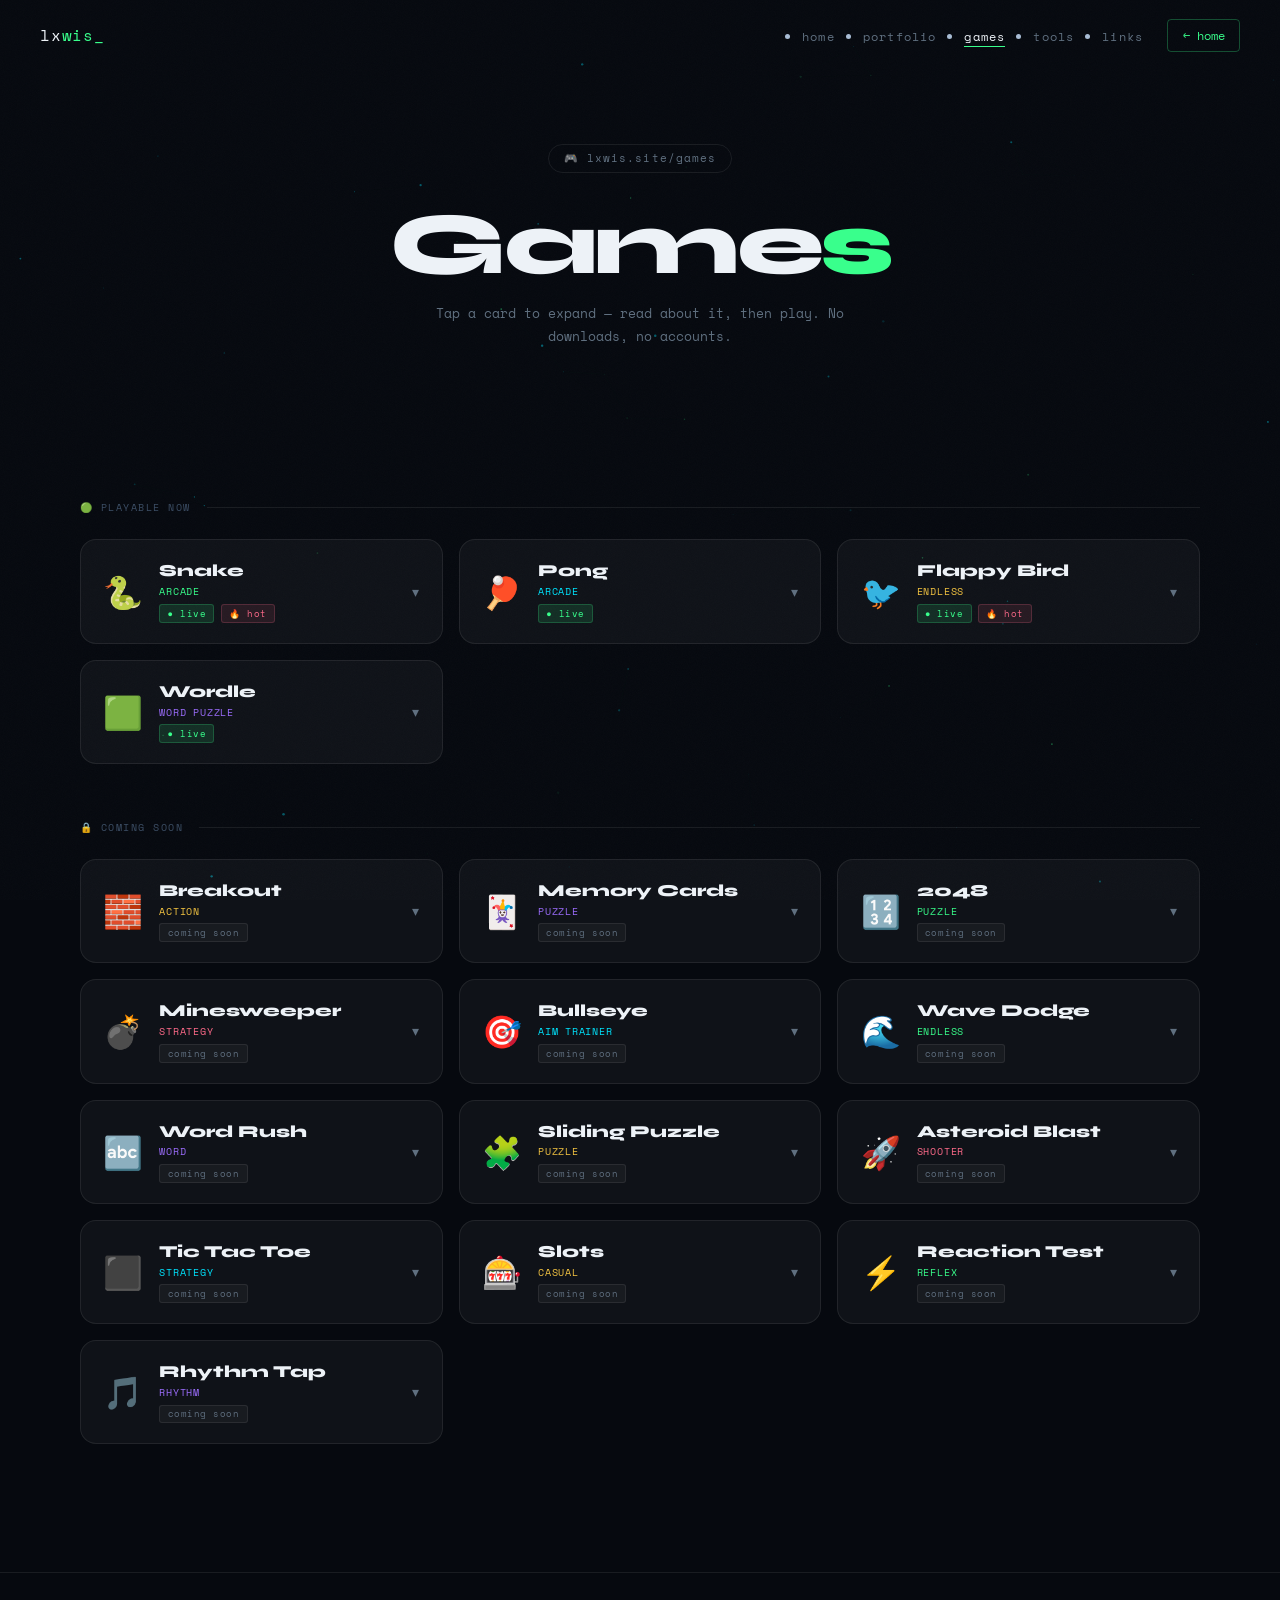
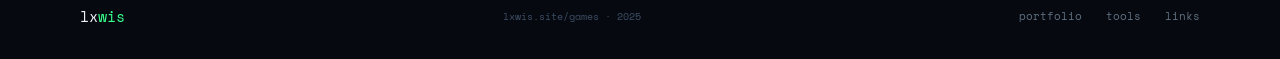
<file: games/index.html>
<!DOCTYPE html>
<html lang="en">
<head>
  <meta charset="UTF-8"/>
  <meta name="viewport" content="width=device-width, initial-scale=1.0"/>
  <title>Games — lxwis.site</title>
  <meta name="description" content="Browser games by lxwis — tap to play, no downloads."/>
  <meta property="og:title" content="Games — lxwis.site"/>
  <meta property="og:image" content="https://i.imgur.com/9jrzHF1_d.webp?maxwidth=760&fidelity=grand"/>
  <meta name="theme-color" content="#39ff8c"/>
  <link rel="icon" type="image/webp" href="https://i.imgur.com/9jrzHF1_d.webp?maxwidth=64&fidelity=grand"/>
  <link rel="preconnect" href="https://fonts.googleapis.com"/>
  <link rel="preconnect" href="https://fonts.gstatic.com" crossorigin/>
  <link href="https://fonts.googleapis.com/css2?family=Space+Mono:wght@400;700&family=Syne:wght@400;700;800&family=Outfit:wght@300;400;500;600&display=swap" rel="stylesheet"/>
  <style>
    *,*::before,*::after{box-sizing:border-box;margin:0;padding:0}
    :root{--bg:#06090f;--sur:rgba(255,255,255,.038);--bd:rgba(255,255,255,.08);--g:#39ff8c;--gd:rgba(57,255,140,.12);--gb:rgba(57,255,140,.28);--cy:#00e5ff;--vi:#9d6eff;--ro:#ff6b8a;--go:#f5c542;--w:#edf2f7;--tx:#a8bcd4;--mu:#3d4f66;--mu2:#607080;--mo:'Space Mono',monospace;--sa:'Syne',sans-serif;--bo:'Outfit',sans-serif;--ease:cubic-bezier(.4,0,.2,1);--sp:cubic-bezier(.34,1.56,.64,1);--t:.3s}
    html{font-size:16px}
    body{background:var(--bg);color:var(--tx);font-family:var(--bo);overflow-x:hidden;min-height:100vh}
    a{text-decoration:none;color:inherit}
    ::-webkit-scrollbar{width:3px}::-webkit-scrollbar-thumb{background:var(--g);border-radius:2px}
    @media(pointer:fine){body{cursor:none}}
    .cursor{display:none;position:fixed;width:30px;height:30px;border:1.5px solid var(--g);border-radius:50%;pointer-events:none;z-index:99999;transform:translate(-50%,-50%);transition:width .3s,height .3s,background .3s;will-change:left,top}
    .cursor-dot{display:none;position:fixed;width:5px;height:5px;background:var(--g);border-radius:50%;pointer-events:none;z-index:99999;transform:translate(-50%,-50%)}
    .cursor.big{width:50px;height:50px;background:var(--gd)}
    @media(pointer:fine){.cursor,.cursor-dot{display:block}}
    #bg-canvas{position:fixed;inset:0;z-index:0;pointer-events:none}
    .noise{position:fixed;inset:0;z-index:1;pointer-events:none;opacity:.025;background-image:url("data:image/svg+xml,%3Csvg viewBox='0 0 256 256' xmlns='http://www.w3.org/2000/svg'%3E%3Cfilter id='n'%3E%3CfeTurbulence type='fractalNoise' baseFrequency='0.9' numOctaves='4' stitchTiles='stitch'/%3E%3C/filter%3E%3Crect width='100%25' height='100%25' filter='url(%23n)'/%3E%3C/svg%3E");background-size:200px}
    nav{position:fixed;top:0;left:0;right:0;z-index:1000;display:flex;align-items:center;gap:1.5rem;padding:1.2rem 2.5rem;transition:background .4s,border-bottom .4s}
    nav.scrolled{background:rgba(6,9,15,.92);backdrop-filter:blur(20px);border-bottom:1px solid var(--bd)}
    .nav-logo{font-family:var(--mo);font-size:1rem;letter-spacing:.05em;margin-right:auto}
    .nav-logo .lx{color:var(--w)}.nav-logo .wis{color:var(--g)}.blink{animation:blink 1s step-end infinite;color:var(--g)}
    .nav-links{display:flex;gap:1.75rem}
    .nav-links a{font-family:var(--mo);font-size:.74rem;color:var(--mu2);letter-spacing:.1em;position:relative;transition:color var(--t)}
    .nav-links a::after{content:'';position:absolute;bottom:-2px;left:0;width:0;height:1px;background:var(--g);transition:width var(--t)}
    .nav-links a:hover,.nav-links a.active{color:var(--w)}.nav-links a:hover::after,.nav-links a.active::after{width:100%}
    .nav-back{font-family:var(--mo);font-size:.72rem;color:var(--g);border:1px solid var(--gb);padding:.42rem .9rem;border-radius:4px;transition:background var(--t),color var(--t)}
    .nav-back:hover{background:var(--g);color:var(--bg)}
    .nav-toggle{display:none;flex-direction:column;gap:5px;background:none;border:none;cursor:pointer;padding:4px}
    .nav-toggle span{display:block;width:22px;height:1.5px;background:var(--w);transition:var(--t)}
    .nav-toggle.open span:nth-child(1){transform:translateY(6.5px) rotate(45deg)}.nav-toggle.open span:nth-child(2){opacity:0}.nav-toggle.open span:nth-child(3){transform:translateY(-6.5px) rotate(-45deg)}
    .mob{position:fixed;inset:0;z-index:999;background:rgba(6,9,15,.97);backdrop-filter:blur(24px);display:flex;flex-direction:column;align-items:center;justify-content:center;gap:2.5rem;transform:translateX(100%);transition:transform .45s var(--ease)}
    .mob.open{transform:translateX(0)}
    .mob a{font-family:var(--sa);font-size:2.2rem;font-weight:800;color:var(--w);transition:color var(--t)}.mob a:hover{color:var(--g)}
    .page-hero{position:relative;z-index:2;padding:9rem 2.5rem 4rem;text-align:center}
    .eyebrow{display:inline-flex;align-items:center;gap:.55rem;font-family:var(--mo);font-size:.68rem;color:var(--mu2);border:1px solid var(--bd);border-radius:100px;padding:.34rem .9rem;margin-bottom:1.75rem;letter-spacing:.1em}
    .page-title{font-family:var(--sa);font-size:clamp(2.8rem,8vw,5.5rem);font-weight:800;letter-spacing:-.04em;color:var(--w);margin-bottom:.85rem;line-height:1}
    .page-title .hi{color:var(--g)}
    .page-sub{font-family:var(--mo);font-size:.82rem;color:var(--mu2);max-width:480px;margin:0 auto 2.5rem;line-height:1.75}
    .games-section{position:relative;z-index:2;padding:0 2.5rem 6rem;max-width:1200px;margin:0 auto}
    .sec-div{font-family:var(--mo);font-size:.62rem;color:var(--mu);letter-spacing:.15em;text-transform:uppercase;display:flex;align-items:center;gap:1rem;margin:3rem 0 1.5rem}
    .sec-div::after{content:'';flex:1;height:1px;background:var(--bd)}
    .games-grid{display:grid;grid-template-columns:repeat(auto-fill,minmax(280px,1fr));gap:1rem}
    .game-card{background:var(--sur);border:1px solid var(--bd);border-radius:16px;overflow:hidden;transition:border-color var(--t),box-shadow var(--t),transform .35s var(--sp);cursor:pointer}
    .game-card:hover{border-color:var(--card-accent,rgba(57,255,140,.25));box-shadow:0 12px 40px rgba(0,0,0,.4);transform:translateY(-4px)}
    .game-card.expanded{border-color:var(--card-accent,rgba(57,255,140,.35));box-shadow:0 16px 50px rgba(0,0,0,.5)}
    .card-head{display:flex;align-items:center;gap:1rem;padding:1.25rem 1.4rem;user-select:none}
    .card-emoji{font-size:2rem;flex-shrink:0;transition:transform .35s var(--sp)}
    .game-card.expanded .card-emoji,.game-card:hover .card-emoji{transform:scale(1.15) rotate(-6deg)}
    .card-info{flex:1;min-width:0}
    .card-name{font-family:var(--sa);font-size:1.05rem;font-weight:800;color:var(--w);margin-bottom:.18rem}
    .card-genre{font-family:var(--mo);font-size:.6rem;color:var(--card-accent-text,var(--g));letter-spacing:.08em;text-transform:uppercase}
    .card-chips{display:flex;gap:.4rem;flex-wrap:wrap;margin-top:.35rem}
    .chip{font-family:var(--mo);font-size:.56rem;padding:.12rem .45rem;border-radius:3px;letter-spacing:.06em}
    .chip-live{color:var(--g);background:var(--gd);border:1px solid rgba(57,255,140,.2)}
    .chip-soon{color:var(--mu2);background:rgba(255,255,255,.04);border:1px solid var(--bd)}
    .chip-hot{color:var(--ro);background:rgba(255,107,138,.1);border:1px solid rgba(255,107,138,.2)}
    .card-chevron{color:var(--mu2);font-size:.85rem;transition:transform var(--t),color var(--t);flex-shrink:0}
    .game-card.expanded .card-chevron{transform:rotate(180deg);color:var(--card-accent-text,var(--g))}
    .card-body{max-height:0;overflow:hidden;transition:max-height .45s var(--ease)}
    .card-body.open{max-height:500px}
    .card-body-inner{padding:0 1.4rem 1.4rem;display:flex;flex-direction:column;gap:1rem}
    .card-desc{font-size:.87rem;color:var(--mu2);line-height:1.7}
    .card-controls{font-family:var(--mo);font-size:.66rem;color:var(--mu);line-height:1.7}
    .card-controls span{display:block;margin-top:.3rem}
    .card-actions{display:flex;gap:.65rem;flex-wrap:wrap}
    .btn-play{display:inline-flex;align-items:center;gap:.45rem;background:var(--g);color:var(--bg);font-family:var(--mo);font-size:.72rem;font-weight:700;letter-spacing:.07em;padding:.65rem 1.3rem;border-radius:4px;border:none;cursor:pointer;transition:transform var(--t) var(--sp),box-shadow var(--t)}
    .btn-play:hover{transform:translateY(-2px);box-shadow:0 8px 24px rgba(57,255,140,.3)}
    .btn-disabled{display:inline-flex;align-items:center;gap:.45rem;font-family:var(--mo);font-size:.72rem;color:var(--mu);letter-spacing:.07em;padding:.65rem 1.3rem;border-radius:4px;border:1px solid var(--bd);cursor:not-allowed;opacity:.6}
    .gmodal{position:fixed;inset:0;z-index:9000;background:rgba(6,9,15,.96);backdrop-filter:blur(16px);display:flex;align-items:center;justify-content:center;opacity:0;pointer-events:none;transition:opacity .3s}
    .gmodal.show{opacity:1;pointer-events:all}
    .gwrap{background:rgba(255,255,255,.04);border:1px solid rgba(57,255,140,.2);border-radius:20px;padding:1.75rem;max-width:620px;width:90%;display:flex;flex-direction:column;gap:1rem;max-height:90vh;overflow-y:auto}
    .ghead{display:flex;align-items:center;justify-content:space-between;flex-wrap:wrap;gap:.75rem}
    .ghead h2{font-family:var(--sa);font-size:1.3rem;font-weight:800;color:var(--w)}
    .gstats{display:flex;gap:1.5rem}
    .gstat{font-family:var(--mo);font-size:.7rem;color:var(--mu2)}.gstat span{color:var(--g);font-weight:700}
    .gclose{font-family:var(--mo);font-size:.72rem;color:var(--mu2);background:none;border:1px solid var(--bd);padding:.4rem .8rem;border-radius:4px;cursor:pointer;transition:color var(--t),border-color var(--t)}
    .gclose:hover{color:var(--w);border-color:rgba(255,255,255,.2)}
    .gcanvas{width:100%;border-radius:12px;border:1px solid var(--bd);background:rgba(0,0,0,.4);display:block}
    .goverlap{position:absolute;inset:0;border-radius:12px;background:rgba(6,9,15,.92);backdrop-filter:blur(6px);display:flex;flex-direction:column;align-items:center;justify-content:center;gap:.85rem}
    .goverlap h3{font-family:var(--sa);font-size:1.75rem;font-weight:800;color:var(--w)}
    .goverlap p{font-family:var(--mo);font-size:.78rem;color:var(--mu2)}
    .cwrap{position:relative}
    .dpad{display:none;grid-template-columns:1fr 1fr 1fr;grid-template-rows:1fr 1fr 1fr;gap:4px;width:130px}
    .dp{width:40px;height:40px;display:flex;align-items:center;justify-content:center;background:var(--sur);border:1px solid var(--bd);border-radius:8px;font-size:1rem;cursor:pointer;user-select:none;transition:background .15s}
    .dp:active{background:var(--gd)}.dp-u{grid-column:2;grid-row:1}.dp-l{grid-column:1;grid-row:2}.dp-c{grid-column:2;grid-row:2;font-size:.55rem;color:var(--mu)}.dp-r{grid-column:3;grid-row:2}.dp-d{grid-column:2;grid-row:3}
    @media(pointer:coarse){.dpad{display:grid}}
    .gbtns{display:flex;gap:.65rem;flex-wrap:wrap;align-items:center;justify-content:space-between}
    footer{position:relative;z-index:2;border-top:1px solid var(--bd);padding:2rem 0;margin-top:2rem}
    .foot-in{max-width:1200px;margin:0 auto;padding:0 2.5rem;display:flex;align-items:center;justify-content:space-between;gap:1rem;flex-wrap:wrap}
    .foot-logo{font-family:var(--mo);font-size:.95rem}.foot-logo .lx{color:var(--w)}.foot-logo .wis{color:var(--g)}
    .foot-copy{font-family:var(--mo);font-size:.65rem;color:var(--mu)}
    .foot-links{display:flex;gap:1.5rem}.foot-link{font-family:var(--mo);font-size:.68rem;color:var(--mu2);transition:color var(--t)}.foot-link:hover{color:var(--g)}
    .ru{opacity:0;transform:translateY(22px);transition:opacity .65s var(--ease),transform .65s var(--ease)}.ru.in{opacity:1;transform:translateY(0)}
    @keyframes blink{0%,100%{opacity:1}50%{opacity:0}}
    @keyframes pulse{0%{box-shadow:0 0 0 0 rgba(57,255,140,.5)}70%{box-shadow:0 0 0 8px rgba(57,255,140,0)}100%{box-shadow:0 0 0 0 rgba(57,255,140,0)}}
    @media(max-width:768px){nav{padding:1rem 1.25rem}.nav-links,.nav-back{display:none}.nav-toggle{display:flex}.page-hero{padding:7rem 1.25rem 3rem}.games-section{padding:0 1.25rem 4rem}.foot-in{flex-direction:column;text-align:center}}
  </style>
</head>
<body>
  <div class="cursor" id="cursor"></div>
  <div class="cursor-dot" id="cursorDot"></div>
  <canvas id="bg-canvas"></canvas>
  <div class="noise"></div>

  <nav id="nav">
    <a href="/" class="nav-logo"><span class="lx">lx</span><span class="wis">wis</span><span class="blink">_</span></a>
    <ul class="nav-links">
      <li><a href="/">home</a></li>
      <li><a href="/portfolio">portfolio</a></li>
      <li><a href="/games" class="active">games</a></li>
      <li><a href="/tools">tools</a></li>
      <li><a href="/links">links</a></li>
    </ul>
    <a href="/" class="nav-back">← home</a>
    <button class="nav-toggle" id="navToggle"><span></span><span></span><span></span></button>
  </nav>
  <div class="mob" id="mob">
    <a href="/">home</a><a href="/portfolio">portfolio</a><a href="/games">games</a><a href="/tools">tools</a><a href="/links">links</a>
  </div>

  <div class="page-hero">
    <div class="eyebrow ru">🎮 lxwis.site/games</div>
    <h1 class="page-title ru" style="transition-delay:.06s">Game<span class="hi">s</span></h1>
    <p class="page-sub ru" style="transition-delay:.12s">Tap a card to expand — read about it, then play. No downloads, no accounts.</p>
  </div>

  <div class="games-section">
    <div class="sec-div ru">🟢 playable now</div>
    <div class="games-grid" id="liveGrid"></div>
    <div class="sec-div ru" style="margin-top:3.5rem">🔒 coming soon</div>
    <div class="games-grid" id="soonGrid"></div>
  </div>

  <footer>
    <div class="foot-in">
      <span class="foot-logo"><span class="lx">lx</span><span class="wis">wis</span></span>
      <span class="foot-copy">lxwis.site/games · 2025</span>
      <div class="foot-links">
        <a href="/portfolio" class="foot-link">portfolio</a>
        <a href="/tools" class="foot-link">tools</a>
        <a href="/links" class="foot-link">links</a>
      </div>
    </div>
  </footer>

  <!-- SNAKE MODAL -->
  <div class="gmodal" id="snakeModal">
    <div class="gwrap">
      <div class="ghead">
        <h2>🐍 Snake</h2>
        <div class="gstats"><div class="gstat">HI <span id="snakeHi">0</span></div><div class="gstat">Score <span id="snakeScore">0</span></div></div>
        <button class="gclose" id="snakeClose">✕ Close</button>
      </div>
      <div class="gbtns">
        <div style="display:flex;gap:.5rem">
          <button class="btn-play" id="snakeStart">Start</button>
          <button class="btn-play" style="background:var(--cy);color:var(--bg)" id="snakePause" disabled>Pause</button>
        </div>
        <div class="dpad">
          <div class="dp dp-u" id="dpU">▲</div><div class="dp dp-l" id="dpL">◀</div><div class="dp dp-c">✦</div><div class="dp dp-r" id="dpR">▶</div><div class="dp dp-d" id="dpD">▼</div>
        </div>
      </div>
      <div class="cwrap">
        <canvas class="gcanvas" id="snakeCanvas" width="560" height="360"></canvas>
        <div class="goverlap" id="snakeOverlay">
          <h3 id="soTitle">🐍 Snake</h3><p id="soMsg">Press Start to play</p>
          <button class="btn-play" id="soBtn">Start Game</button>
        </div>
      </div>
    </div>
  </div>

  <!-- FLAPPY MODAL -->
  <div class="gmodal" id="flappyModal">
    <div class="gwrap" style="max-width:400px">
      <div class="ghead">
        <h2>🐦 Flappy Bird</h2>
        <div class="gstats"><div class="gstat">BEST <span id="flBest">0</span></div><div class="gstat">Score <span id="flScore">0</span></div></div>
        <button class="gclose" id="flClose">✕ Close</button>
      </div>
      <div class="cwrap">
        <canvas class="gcanvas" id="flCanvas" width="340" height="480" style="background:#06090f"></canvas>
        <div class="goverlap" id="flOverlay">
          <h3 id="flOTitle">🐦 Flappy Bird</h3><p id="flOMsg">Tap or press Space</p>
          <button class="btn-play" style="background:var(--go);color:var(--bg)" id="flOBtn">Start</button>
        </div>
      </div>
      <p style="font-family:var(--mo);font-size:.62rem;color:var(--mu);text-align:center">Space / Click / Tap to flap</p>
    </div>
  </div>

  <!-- WORDLE MODAL -->
  <div class="gmodal" id="wordleModal">
    <div class="gwrap" style="max-width:480px">
      <div class="ghead">
        <h2>🟩 Wordle</h2>
        <div class="gstats"><div class="gstat">Streak <span id="wlStreak">0</span></div><div class="gstat">Wins <span id="wlWins">0</span></div></div>
        <button class="gclose" id="wlClose">✕ Close</button>
      </div>
      <div id="wlMsg" style="font-family:var(--mo);font-size:.72rem;color:var(--mu2);text-align:center;min-height:1.2rem"></div>
      <div id="wlGrid" style="display:grid;grid-template-rows:repeat(6,1fr);gap:5px;margin:0 auto;width:fit-content"></div>
      <div id="wlKeyboard" style="display:flex;flex-direction:column;gap:5px;margin-top:.85rem"></div>
      <div style="display:flex;gap:.65rem;justify-content:center;margin-top:.75rem">
        <button class="btn-play" id="wlNew">New Word</button>
        <button class="btn-play" style="background:var(--vi)" id="wlHint">Hint</button>
      </div>
    </div>
  </div>

  <script>
  (function(){
    if(matchMedia('(pointer:fine)').matches){
      const cur=document.getElementById('cursor'),dot=document.getElementById('cursorDot');
      let mx=-200,my=-200,cx=-200,cy=-200;
      document.addEventListener('mousemove',e=>{mx=e.clientX;my=e.clientY});
      (function loop(){cx+=(mx-cx)*.12;cy+=(my-cy)*.12;cur.style.left=cx+'px';cur.style.top=cy+'px';dot.style.left=mx+'px';dot.style.top=my+'px';requestAnimationFrame(loop)})();
      document.addEventListener('mouseenter',e=>{if(e.target.matches('a,button,.game-card'))cur.classList.add('big')},{capture:true});
      document.addEventListener('mouseleave',e=>{if(e.target.matches('a,button,.game-card'))cur.classList.remove('big')},{capture:true});
    }

    const bgc=document.getElementById('bg-canvas'),bctx=bgc.getContext('2d');
    let W,H,pts=[];
    function rsz(){W=bgc.width=innerWidth;H=bgc.height=innerHeight}
    class P{constructor(){this.reset()}reset(){this.x=Math.random()*W;this.y=Math.random()*H;this.vx=(Math.random()-.5)*.25;this.vy=(Math.random()-.5)*.25;this.r=Math.random()*1.1+.2;this.a=Math.random()*.35+.06;this.c=Math.random()>.65?'57,255,140':'0,229,255'}update(){this.x+=this.vx;this.y+=this.vy;if(this.x<0||this.x>W||this.y<0||this.y>H)this.reset()}draw(){bctx.beginPath();bctx.arc(this.x,this.y,this.r,0,Math.PI*2);bctx.fillStyle=`rgba(${this.c},${this.a})`;bctx.fill()}}
    function initBg(){rsz();pts=Array.from({length:65},()=>new P())}
    (function frame(){bctx.clearRect(0,0,W,H);for(let i=0;i<pts.length;i++){for(let j=i+1;j<pts.length;j++){const dx=pts[i].x-pts[j].x,dy=pts[i].y-pts[j].y,d=Math.sqrt(dx*dx+dy*dy);if(d<110){bctx.strokeStyle=`rgba(57,255,140,${(1-d/110)*.05})`;bctx.lineWidth=.5;bctx.beginPath();bctx.moveTo(pts[i].x,pts[i].y);bctx.lineTo(pts[j].x,pts[j].y);bctx.stroke()}}pts[i].update();pts[i].draw()}requestAnimationFrame(frame)})();
    window.addEventListener('resize',initBg,{passive:true});initBg();

    const nav=document.getElementById('nav');
    window.addEventListener('scroll',()=>nav.classList.toggle('scrolled',scrollY>40),{passive:true});
    const tog=document.getElementById('navToggle'),mob=document.getElementById('mob');
    tog.addEventListener('click',()=>{tog.classList.toggle('open');mob.classList.toggle('open');document.body.style.overflow=mob.classList.contains('open')?'hidden':''});
    mob.querySelectorAll('a').forEach(a=>a.addEventListener('click',()=>{tog.classList.remove('open');mob.classList.remove('open');document.body.style.overflow=''}));

    const io=new IntersectionObserver(e=>e.forEach(x=>{if(x.isIntersecting){x.target.classList.add('in');io.unobserve(x.target)}}),{threshold:.05});
    document.querySelectorAll('.ru').forEach(el=>io.observe(el));
    setTimeout(()=>document.querySelectorAll('.page-hero .ru').forEach(el=>el.classList.add('in')),80);

    const LIVE=[
      {emoji:'🐍',name:'Snake',genre:'arcade',accent:'rgba(57,255,140,.25)',aT:'#39ff8c',desc:'Classic snake — eat dots, grow longer, don\'t hit walls or yourself.',ctrl:'Arrow keys / WASD · Space to pause · D-pad on mobile',chips:[['chip-live','● live'],['chip-hot','🔥 hot']],action:'snake'},
      {emoji:'🏓',name:'Pong',genre:'arcade',accent:'rgba(0,229,255,.25)',aT:'#00e5ff',desc:'Two paddles, one ball. Play against an AI that gets smarter as your score climbs.',ctrl:'W/S or Arrow Up/Down to move',chips:[['chip-live','● live']],action:'pong'},
      {emoji:'🐦',name:'Flappy Bird',genre:'endless',accent:'rgba(245,197,66,.25)',aT:'#f5c542',desc:'Tap to flap, dodge the pipes, survive as long as you can.',ctrl:'Space / Click / Tap to flap',chips:[['chip-live','● live'],['chip-hot','🔥 hot']],action:'flappy'},
      {emoji:'🟩',name:'Wordle',genre:'word puzzle',accent:'rgba(157,110,255,.25)',aT:'#9d6eff',desc:'Guess the 5-letter word in 6 tries. Green = correct, yellow = wrong spot.',ctrl:'Type letters · Enter to guess · Backspace to delete',chips:[['chip-live','● live']],action:'wordle'},
    ];
    const SOON=[
      {emoji:'🧱',name:'Breakout',genre:'action',accent:'rgba(245,197,66,.2)',aT:'#f5c542',desc:'Destroy all the bricks before you run out of balls.',ctrl:'Mouse or arrows to move paddle'},
      {emoji:'🃏',name:'Memory Cards',genre:'puzzle',accent:'rgba(157,110,255,.2)',aT:'#9d6eff',desc:'Flip and match pairs as fast as possible across 5 difficulty tiers.',ctrl:'Click or tap to flip cards'},
      {emoji:'🔢',name:'2048',genre:'puzzle',accent:'rgba(57,255,140,.2)',aT:'#39ff8c',desc:'Slide tiles, merge matching numbers, reach 2048.',ctrl:'Swipe or arrow keys to slide'},
      {emoji:'💣',name:'Minesweeper',genre:'strategy',accent:'rgba(255,107,138,.2)',aT:'#ff6b8a',desc:'Flag all the mines without triggering any. 3 difficulty modes.',ctrl:'Left click reveal · Right click flag'},
      {emoji:'🎯',name:'Bullseye',genre:'aim trainer',accent:'rgba(0,229,255,.2)',aT:'#00e5ff',desc:'Click shrinking targets as fast as you can. Track your reaction time.',ctrl:'Mouse click on targets'},
      {emoji:'🌊',name:'Wave Dodge',genre:'endless',accent:'rgba(57,255,140,.2)',aT:'#39ff8c',desc:'Dodge incoming waves of obstacles — speed climbs forever.',ctrl:'Click or tap to dodge'},
      {emoji:'🔤',name:'Word Rush',genre:'word',accent:'rgba(157,110,255,.2)',aT:'#9d6eff',desc:'Type falling words before they hit the bottom. Three strikes and you\'re out.',ctrl:'Type the words on keyboard'},
      {emoji:'🧩',name:'Sliding Puzzle',genre:'puzzle',accent:'rgba(245,197,66,.2)',aT:'#f5c542',desc:'Rearrange scrambled tiles into order. 3×3 to 5×5 grids.',ctrl:'Click adjacent tiles to slide'},
      {emoji:'🚀',name:'Asteroid Blast',genre:'shooter',accent:'rgba(255,107,138,.2)',aT:'#ff6b8a',desc:'Pilot through asteroid fields. Shoot what you can, dodge what you can\'t.',ctrl:'Arrows to move · Space to shoot'},
      {emoji:'⬛',name:'Tic Tac Toe',genre:'strategy',accent:'rgba(0,229,255,.2)',aT:'#00e5ff',desc:'Play against a smart AI or a friend locally. First to 3 in a row wins.',ctrl:'Click the grid squares'},
      {emoji:'🎰',name:'Slots',genre:'casual',accent:'rgba(245,197,66,.2)',aT:'#f5c542',desc:'Spin the reels, line up symbols. Pure luck — just for the vibes.',ctrl:'Click Spin or press Space'},
      {emoji:'⚡',name:'Reaction Test',genre:'reflex',accent:'rgba(57,255,140,.2)',aT:'#39ff8c',desc:'How fast are your reflexes? Click when green, get your average over 5 rounds.',ctrl:'Click when screen turns green'},
      {emoji:'🎵',name:'Rhythm Tap',genre:'rhythm',accent:'rgba(157,110,255,.2)',aT:'#9d6eff',desc:'Tap notes as they scroll. Perfect, good, or miss — timing is everything.',ctrl:'Click or tap in sync with notes'},
    ];

    function makeCard(g,live){
      const card=document.createElement('div');
      card.className='game-card';
      card.style.setProperty('--card-accent',g.accent);
      card.style.setProperty('--card-accent-text',g.aT||'#39ff8c');
      const chips=live?(g.chips||[]).map(([c,l])=>`<span class="chip ${c}">${l}</span>`).join(''):'<span class="chip chip-soon">coming soon</span>';
      const action=live?`<button class="btn-play" data-action="${g.action}">▶ Play Now</button>`:'<span class="btn-disabled">🔒 Not yet available</span>';
      card.innerHTML=`<div class="card-head"><span class="card-emoji">${g.emoji}</span><div class="card-info"><div class="card-name">${g.name}</div><div class="card-genre">${g.genre}</div><div class="card-chips">${chips}</div></div><span class="card-chevron">▾</span></div><div class="card-body"><div class="card-body-inner"><p class="card-desc">${g.desc}</p><div class="card-controls">🎮 Controls<span>${g.ctrl}</span></div><div class="card-actions">${action}</div></div></div>`;
      card.querySelector('.card-head').addEventListener('click',()=>{
        const open=card.classList.contains('expanded');
        document.querySelectorAll('.game-card').forEach(c=>{c.classList.remove('expanded');c.querySelector('.card-body').classList.remove('open')});
        if(!open){card.classList.add('expanded');card.querySelector('.card-body').classList.add('open')}
      });
      const btn=card.querySelector('[data-action]');
      if(btn) btn.addEventListener('click',e=>{e.stopPropagation();launch(btn.dataset.action)});
      return card;
    }

    LIVE.forEach(g=>document.getElementById('liveGrid').appendChild(makeCard(g,true)));
    SOON.forEach(g=>document.getElementById('soonGrid').appendChild(makeCard(g,false)));

    function launch(name){
      document.body.style.overflow='hidden';
      if(name==='snake'){document.getElementById('snakeModal').classList.add('show');initSnake()}
      if(name==='flappy'){document.getElementById('flappyModal').classList.add('show');initFlappy()}
      if(name==='wordle'){document.getElementById('wordleModal').classList.add('show');initWordle()}
      if(name==='pong'){document.body.style.overflow='';openPong()}
    }

    function closeModal(id){document.getElementById(id).classList.remove('show');document.body.style.overflow=''}

    document.getElementById('snakeClose').addEventListener('click',()=>{closeModal('snakeModal');stopSnake()});
    document.getElementById('flClose').addEventListener('click',()=>{closeModal('flappyModal');stopFlappy()});
    document.getElementById('wlClose').addEventListener('click',()=>closeModal('wordleModal'));

    // ─── SNAKE ───
    const sc=document.getElementById('snakeCanvas'),sctx=sc.getContext('2d');
    const CELL=20,COLS=Math.floor(sc.width/CELL),ROWS=Math.floor(sc.height/CELL);
    let sBody,sDir,sNext,sFood,sScore,sHi=0,sRunning=false,sPaused=false,sLoop;
    function initSnake(){
      sBody=[{x:10,y:9},{x:9,y:9},{x:8,y:9}];sDir={x:1,y:0};sNext={x:1,y:0};sScore=0;sRunning=false;sPaused=false;
      placeFood();updateSnakeUI();drawSnake();
      document.getElementById('snakePause').disabled=true;document.getElementById('snakePause').textContent='Pause';
      document.getElementById('snakeOverlay').style.display='flex';
      document.getElementById('soTitle').textContent='🐍 Snake';document.getElementById('soMsg').textContent='Press Start';document.getElementById('soBtn').textContent='Start Game';
    }
    function placeFood(){do{sFood={x:Math.floor(Math.random()*COLS),y:Math.floor(Math.random()*ROWS)}}while(sBody.some(s=>s.x===sFood.x&&s.y===sFood.y))}
    function updateSnakeUI(){document.getElementById('snakeScore').textContent=sScore;sHi=Math.max(sHi,sScore);document.getElementById('snakeHi').textContent=sHi}
    function drawSnake(){
      sctx.clearRect(0,0,sc.width,sc.height);
      sctx.strokeStyle='rgba(255,255,255,.025)';sctx.lineWidth=.5;
      for(let x=0;x<=sc.width;x+=CELL){sctx.beginPath();sctx.moveTo(x,0);sctx.lineTo(x,sc.height);sctx.stroke()}
      for(let y=0;y<=sc.height;y+=CELL){sctx.beginPath();sctx.moveTo(0,y);sctx.lineTo(sc.width,y);sctx.stroke()}
      sctx.fillStyle='#ff6b8a';sctx.shadowColor='#ff6b8a';sctx.shadowBlur=12;
      sctx.beginPath();sctx.arc(sFood.x*CELL+CELL/2,sFood.y*CELL+CELL/2,CELL/2-2,0,Math.PI*2);sctx.fill();sctx.shadowBlur=0;
      sBody.forEach((s,i)=>{const t=i/sBody.length;sctx.fillStyle=i===0?'#39ff8c':`rgba(57,255,140,${.9-t*.6})`;sctx.shadowColor='#39ff8c';sctx.shadowBlur=i===0?16:5;const p=i===0?1:2;sctx.beginPath();sctx.roundRect(s.x*CELL+p,s.y*CELL+p,CELL-p*2,CELL-p*2,4);sctx.fill()});
      sctx.shadowBlur=0;
    }
    function snakeStep(){
      sDir={...sNext};const head={x:sBody[0].x+sDir.x,y:sBody[0].y+sDir.y};
      if(head.x<0||head.x>=COLS||head.y<0||head.y>=ROWS||sBody.some(s=>s.x===head.x&&s.y===head.y)){snakeOver();return}
      sBody.unshift(head);
      if(head.x===sFood.x&&head.y===sFood.y){sScore+=10;updateSnakeUI();placeFood()}else sBody.pop();
      drawSnake();
    }
    function snakeOver(){clearInterval(sLoop);sRunning=false;document.getElementById('snakePause').disabled=true;document.getElementById('soTitle').textContent='💀 Game Over';document.getElementById('soMsg').textContent=`Score: ${sScore}`;document.getElementById('soBtn').textContent='Play Again';document.getElementById('snakeOverlay').style.display='flex'}
    function startSnake(){clearInterval(sLoop);sBody=[{x:10,y:9},{x:9,y:9},{x:8,y:9}];sDir={x:1,y:0};sNext={x:1,y:0};sScore=0;updateSnakeUI();placeFood();sRunning=true;sPaused=false;document.getElementById('snakeOverlay').style.display='none';document.getElementById('snakePause').disabled=false;document.getElementById('snakePause').textContent='Pause';sLoop=setInterval(snakeStep,115)}
    function stopSnake(){clearInterval(sLoop);sRunning=false}
    document.getElementById('snakeStart').addEventListener('click',startSnake);
    document.getElementById('soBtn').addEventListener('click',startSnake);
    document.getElementById('snakePause').addEventListener('click',()=>{if(!sRunning)return;sPaused=!sPaused;if(sPaused){clearInterval(sLoop);document.getElementById('snakePause').textContent='Resume'}else{sLoop=setInterval(snakeStep,115);document.getElementById('snakePause').textContent='Pause'}});
    document.addEventListener('keydown',e=>{
      if(document.getElementById('snakeModal').classList.contains('show')){
        const m={ArrowUp:{x:0,y:-1},ArrowDown:{x:0,y:1},ArrowLeft:{x:-1,y:0},ArrowRight:{x:1,y:0},w:{x:0,y:-1},s:{x:0,y:1},a:{x:-1,y:0},d:{x:1,y:0}};
        if(m[e.key]){const nd=m[e.key];if(nd.x!==-sDir.x||nd.y!==-sDir.y)sNext=nd;if(e.key.startsWith('Arrow'))e.preventDefault()}
        if(e.key===' '&&sRunning){e.preventDefault();document.getElementById('snakePause').click()}
      }
    });
    [{id:'dpU',d:{x:0,y:-1}},{id:'dpD',d:{x:0,y:1}},{id:'dpL',d:{x:-1,y:0}},{id:'dpR',d:{x:1,y:0}}].forEach(({id,d})=>document.getElementById(id).addEventListener('click',()=>{if(d.x!==-sDir.x||d.y!==-sDir.y)sNext=d}));

    // ─── FLAPPY ───
    const flC=document.getElementById('flCanvas'),flCtx=flC.getContext('2d');
    const FW=340,FH=480;
    let flBird,flPipes,flScore,flBest=0,flAlive,flRAF,flFrame=0;
    function initFlappy(){flBird={x:80,y:FH/2,vy:0};flPipes=[];flScore=0;flAlive=false;flFrame=0;document.getElementById('flOverlay').style.display='flex';document.getElementById('flOTitle').textContent='🐦 Flappy Bird';document.getElementById('flOMsg').textContent='Tap or Space to play';document.getElementById('flOBtn').textContent='Start';drawFlappy()}
    function startFlappy(){document.getElementById('flOverlay').style.display='none';flBird={x:80,y:FH/2,vy:0};flPipes=[];flScore=0;flAlive=true;flFrame=0;cancelAnimationFrame(flRAF);flLoop()}
    function flFlap(){if(flAlive)flBird.vy=-8.5}
    function flAddPipe(){const gap=Math.random()*(FH-140-160)+80;flPipes.push({x:FW,top:gap,bot:gap+140,passed:false})}
    function flLoop(){
      flFrame++;if(flFrame%75===0)flAddPipe();
      flBird.vy+=0.45;flBird.y+=flBird.vy;
      flPipes.forEach(p=>{p.x-=2.4;if(!p.passed&&p.x+52<flBird.x){p.passed=true;flScore++;document.getElementById('flScore').textContent=flScore;if(flScore>flBest){flBest=flScore;document.getElementById('flBest').textContent=flBest}}});
      flPipes=flPipes.filter(p=>p.x>-60);
      if(flBird.y+14>FH||flBird.y-14<0){flOver();return}
      for(const p of flPipes){if(flBird.x+14>p.x&&flBird.x-14<p.x+52&&(flBird.y-14<p.top||flBird.y+14>p.bot)){flOver();return}}
      drawFlappy();flRAF=requestAnimationFrame(flLoop);
    }
    function drawFlappy(){
      flCtx.clearRect(0,0,FW,FH);
      const sky=flCtx.createLinearGradient(0,0,0,FH);sky.addColorStop(0,'#060d1a');sky.addColorStop(1,'#0a1628');flCtx.fillStyle=sky;flCtx.fillRect(0,0,FW,FH);
      flPipes.forEach(p=>{const g=flCtx.createLinearGradient(p.x,0,p.x+52,0);g.addColorStop(0,'#1a3d2a');g.addColorStop(.5,'#39ff8c');g.addColorStop(1,'#1a3d2a');flCtx.fillStyle=g;flCtx.beginPath();flCtx.roundRect(p.x,0,52,p.top,4);flCtx.fill();flCtx.beginPath();flCtx.roundRect(p.x,p.bot,52,FH-p.bot,4);flCtx.fill();flCtx.fillStyle='rgba(57,255,140,.15)';flCtx.fillRect(p.x-3,p.top-18,58,18);flCtx.fillRect(p.x-3,p.bot,58,18)});
      flCtx.save();flCtx.translate(flBird.x,flBird.y);flCtx.rotate(Math.max(-30,Math.min(45,flBird.vy*3))*Math.PI/180);
      flCtx.shadowColor='#f5c542';flCtx.shadowBlur=12;flCtx.fillStyle='#f5c542';flCtx.beginPath();flCtx.arc(0,0,14,0,Math.PI*2);flCtx.fill();
      flCtx.fillStyle='#fff';flCtx.beginPath();flCtx.arc(5,-4,5,0,Math.PI*2);flCtx.fill();flCtx.fillStyle='#000';flCtx.beginPath();flCtx.arc(7,-4,2.5,0,Math.PI*2);flCtx.fill();flCtx.fillStyle='#ff8c00';flCtx.beginPath();flCtx.moveTo(14,0);flCtx.lineTo(23,3);flCtx.lineTo(14,-3);flCtx.fill();
      flCtx.shadowBlur=0;flCtx.restore();
      flCtx.fillStyle='#edf2f7';flCtx.font='bold 28px Space Mono';flCtx.textAlign='center';flCtx.shadowColor='rgba(0,0,0,.5)';flCtx.shadowBlur=4;flCtx.fillText(flScore,FW/2,48);flCtx.shadowBlur=0;
    }
    function flOver(){cancelAnimationFrame(flRAF);flAlive=false;document.getElementById('flOTitle').textContent='💀 '+flScore+' pts';document.getElementById('flOMsg').textContent='Best: '+flBest;document.getElementById('flOBtn').textContent='Try Again';document.getElementById('flOverlay').style.display='flex'}
    function stopFlappy(){cancelAnimationFrame(flRAF);flAlive=false}
    document.getElementById('flOBtn').addEventListener('click',startFlappy);
    document.getElementById('flappyModal').addEventListener('click',e=>{if(e.target.closest('.gwrap'))flFlap()});
    document.addEventListener('keydown',e=>{if(e.code==='Space'&&document.getElementById('flappyModal').classList.contains('show')&&flAlive){e.preventDefault();flFlap()}});

    // ─── PONG ───
    function openPong(){
      const w=window.open('','_blank');
      w.document.write(`<!DOCTYPE html><html><head><meta charset="UTF-8"><meta name="viewport" content="width=device-width,initial-scale=1"><title>Pong — lxwis.site</title><style>*{margin:0;padding:0;box-sizing:border-box}body{background:#06090f;display:flex;flex-direction:column;align-items:center;justify-content:center;height:100vh;font-family:'Space Mono',monospace;color:#a8bcd4;gap:.75rem}canvas{border:1px solid rgba(255,255,255,.08);border-radius:12px;max-width:100vw}p{font-size:.68rem;color:#3d4f66;letter-spacing:.1em}</style></head><body><canvas id="c" width="600" height="400"></canvas><p>W/S or ↑↓ to move · Space to start</p><script>const c=document.getElementById('c'),x=c.getContext('2d'),W=600,H=400,PS=10,PH=70,SP=5;let b={x:W/2,y:H/2,vx:4,vy:3},p1={y:H/2-PH/2,s:0},p2={y:H/2-PH/2,s:0},K={},run=false;function draw(){x.clearRect(0,0,W,H);x.fillStyle='rgba(57,255,140,.04)';x.fillRect(0,0,W,H);x.setLineDash([8,8]);x.strokeStyle='rgba(255,255,255,.07)';x.lineWidth=1;x.beginPath();x.moveTo(W/2,0);x.lineTo(W/2,H);x.stroke();x.setLineDash([]);x.fillStyle='#39ff8c';x.shadowColor='#39ff8c';x.shadowBlur=run?12:0;x.fillRect(20,p1.y,PS,PH);x.fillRect(W-20-PS,p2.y,PS,PH);x.shadowBlur=0;x.fillStyle='#ff6b8a';x.shadowColor='#ff6b8a';x.shadowBlur=run?10:0;x.beginPath();x.arc(b.x,b.y,6,0,Math.PI*2);x.fill();x.shadowBlur=0;x.fillStyle='#edf2f7';x.font='bold 28px Space Mono';x.textAlign='center';x.fillText(p1.s,W/4,40);x.fillText(p2.s,3*W/4,40);if(!run){x.fillStyle='rgba(6,9,15,.7)';x.fillRect(0,0,W,H);x.fillStyle='#edf2f7';x.font='bold 20px Space Mono';x.fillText('PONG',W/2,H/2-16);x.fillStyle='#607080';x.font='12px Space Mono';x.fillText('Space to start',W/2,H/2+12)}}function update(){if(!run)return;if(K.w||K.ArrowUp)p1.y=Math.max(0,p1.y-SP);if(K.s||K.ArrowDown)p1.y=Math.min(H-PH,p1.y+SP);const ai=p2.y+PH/2,df=b.y-ai;p2.y+=Math.sign(df)*Math.min(Math.abs(df),3.8);p2.y=Math.max(0,Math.min(H-PH,p2.y));b.x+=b.vx;b.y+=b.vy;if(b.y-6<0||b.y+6>H)b.vy*=-1;if(b.x-6<20+PS&&b.y>p1.y&&b.y<p1.y+PH){b.vx=Math.abs(b.vx)+.15;b.vy+=((b.y-p1.y-PH/2)/PH)*3}if(b.x+6>W-20-PS&&b.y>p2.y&&b.y<p2.y+PH){b.vx=-(Math.abs(b.vx)+.15);b.vy+=((b.y-p2.y-PH/2)/PH)*3}if(b.x<0){p2.s++;rst()}if(b.x>W){p1.s++;rst()}}function rst(){b={x:W/2,y:H/2,vx:(Math.random()>.5?4:-4),vy:(Math.random()-.5)*4}}document.addEventListener('keydown',e=>{K[e.key]=true;if(e.key===' '){run=!run;e.preventDefault()}});document.addEventListener('keyup',e=>{K[e.key]=false});(function loop(){update();draw();requestAnimationFrame(loop)})();<\/script></body></html>`);
      w.document.close();
    }

    // ─── WORDLE ───
    const WORDS=['crane','stare','light','plant','beach','ghost','drink','flare','basic','magic','cloud','swift','storm','black','flame','quiet','smile','brave','sword','music','clock','guide','fresh','space','pixel','crisp','prime','alive','stone','water','grain','blade','spark','globe','lunar','venom','frost','grill','dream','blend','phase','quick','plumb','crimp','flint','grove','kneel','swamp','brand','cleft','dwarf','graft','prowl','shawl','tryst','vapid','whelp','yacht','zebra','chess','crown','dwelt','exile','flung','gnome','haste','ivory','jewel','karma','lanky','manor','nymph','oxide','proxy','quirk','raven','scone','taboo','ulcer','vigil','waltz','xenon','yearn','zonal','blaze','chant','crimp','decoy','ember','fable','gloom','honor','ionic','joist','kayak','lapel','maxim','nexus','optic','panel','quota','rivet','salve','tidal','umbra','vivid','woken','xylem','yeoman','zingy'];
    let wWord,wGuesses,wCur,wDone,wStreak=0,wWins=0,wHint;
    function initWordle(){wWord=WORDS[Math.floor(Math.random()*WORDS.length)];wGuesses=[];wCur='';wDone=false;wHint=false;buildGrid();buildKeys();setMsg('Guess the 5-letter word!')}
    function buildGrid(){const g=document.getElementById('wlGrid');g.innerHTML='';for(let r=0;r<6;r++){const row=document.createElement('div');row.style.cssText='display:flex;gap:5px';for(let c=0;c<5;c++){const cell=document.createElement('div');cell.id=`wc-${r}-${c}`;cell.style.cssText='width:52px;height:52px;border:2px solid rgba(255,255,255,.12);border-radius:8px;display:flex;align-items:center;justify-content:center;font-family:Space Mono,monospace;font-size:1.3rem;font-weight:700;color:#edf2f7;background:rgba(255,255,255,.03);transition:background .3s,border-color .3s,transform .15s';row.appendChild(cell)}g.appendChild(row)}}
    function buildKeys(){const kb=document.getElementById('wlKeyboard');kb.innerHTML='';[['q','w','e','r','t','y','u','i','o','p'],['a','s','d','f','g','h','j','k','l'],['Enter','z','x','c','v','b','n','m','⌫']].forEach(row=>{const div=document.createElement('div');div.style.cssText='display:flex;gap:4px;justify-content:center';row.forEach(k=>{const btn=document.createElement('button');btn.textContent=k;btn.dataset.key=k;btn.style.cssText=`padding:.5rem ${k.length>1?.7:.5}rem;border-radius:6px;font-family:Space Mono,monospace;font-size:${k.length>1?'.6rem':'.75rem'};font-weight:700;cursor:pointer;border:1px solid rgba(255,255,255,.1);background:rgba(255,255,255,.07);color:#edf2f7;transition:background .2s;min-width:${k.length>1?'50px':'36px'}`;btn.addEventListener('click',()=>wKey(k));div.appendChild(btn)});kb.appendChild(div)})}
    function setMsg(m,c='#607080'){const el=document.getElementById('wlMsg');el.textContent=m;el.style.color=c}
    function wKey(k){
      if(wDone)return;
      if(k==='⌫'||k==='Backspace')wCur=wCur.slice(0,-1);
      else if(k==='Enter'){wSubmit();return}
      else if(k.length===1&&wCur.length<5)wCur+=k.toLowerCase();
      const r=wGuesses.length;
      for(let c=0;c<5;c++){const cell=document.getElementById(`wc-${r}-${c}`);if(cell){cell.textContent=wCur[c]?.toUpperCase()||'';cell.style.transform=wCur[c]?'scale(1.08)':'scale(1)'}}
    }
    function wSubmit(){
      if(wCur.length!==5){setMsg('Need 5 letters!','#ff6b8a');return}
      const g=wCur,res=Array(5).fill('absent'),wA=[...wWord],gA=[...g];
      gA.forEach((l,i)=>{if(l===wA[i]){res[i]='correct';wA[i]=null;gA[i]=null}});
      gA.forEach((l,i)=>{if(l===null)return;const j=wA.indexOf(l);if(j!==-1){res[i]='present';wA[j]=null}});
      const r=wGuesses.length;
      res.forEach((s,c)=>{setTimeout(()=>{const cell=document.getElementById(`wc-${r}-${c}`);cell.style.background={correct:'rgba(57,255,140,.3)',present:'rgba(245,197,66,.3)',absent:'rgba(255,255,255,.06)'}[s];cell.style.borderColor={correct:'#39ff8c',present:'#f5c542',absent:'rgba(255,255,255,.12)'}[s];cell.style.transform='scale(1)'},c*80)});
      const prio={correct:3,present:2,absent:1};
      res.forEach((s,i)=>{const btn=document.querySelector(`[data-key="${g[i]}"]`);if(btn){const cur=btn.dataset.p||0;if(prio[s]>cur){btn.style.background={correct:'rgba(57,255,140,.5)',present:'rgba(245,197,66,.4)',absent:'rgba(255,255,255,.06)'}[s];btn.dataset.p=prio[s]}}});
      wGuesses.push(g);wCur='';
      if(g===wWord){wDone=true;wWins++;wStreak++;document.getElementById('wlWins').textContent=wWins;document.getElementById('wlStreak').textContent=wStreak;setTimeout(()=>setMsg('🎉 '+wWord.toUpperCase()+'!','#39ff8c'),500)}
      else if(wGuesses.length===6){wDone=true;wStreak=0;document.getElementById('wlStreak').textContent=0;setTimeout(()=>setMsg('The word was: '+wWord.toUpperCase(),'#ff6b8a'),500)}
      else setMsg(`${6-wGuesses.length} guess${6-wGuesses.length!==1?'es':''} left`);
    }
    document.getElementById('wlNew').addEventListener('click',initWordle);
    document.getElementById('wlHint').addEventListener('click',()=>{
      if(wDone||wHint||wGuesses.length>=5)return;wHint=true;
      const u=[];for(let i=0;i<5;i++){if(!wGuesses.some(g=>g[i]===wWord[i]))u.push(i)}
      if(u.length){const pos=u[Math.floor(Math.random()*u.length)];setMsg(`Hint: letter ${pos+1} is "${wWord[pos].toUpperCase()}"`,`#9d6eff`);wGuesses.push('_hint');wCur='';if(wGuesses.length>=6){wDone=true;setMsg('Out of guesses! '+wWord.toUpperCase(),'#ff6b8a')}}
    });
    document.addEventListener('keydown',e=>{
      if(!document.getElementById('wordleModal').classList.contains('show'))return;
      if(e.key==='Enter')wKey('Enter');
      else if(e.key==='Backspace')wKey('⌫');
      else if(/^[a-zA-Z]$/.test(e.key))wKey(e.key.toLowerCase());
    });
  })();
  </script>
</body>
</html>
</file>
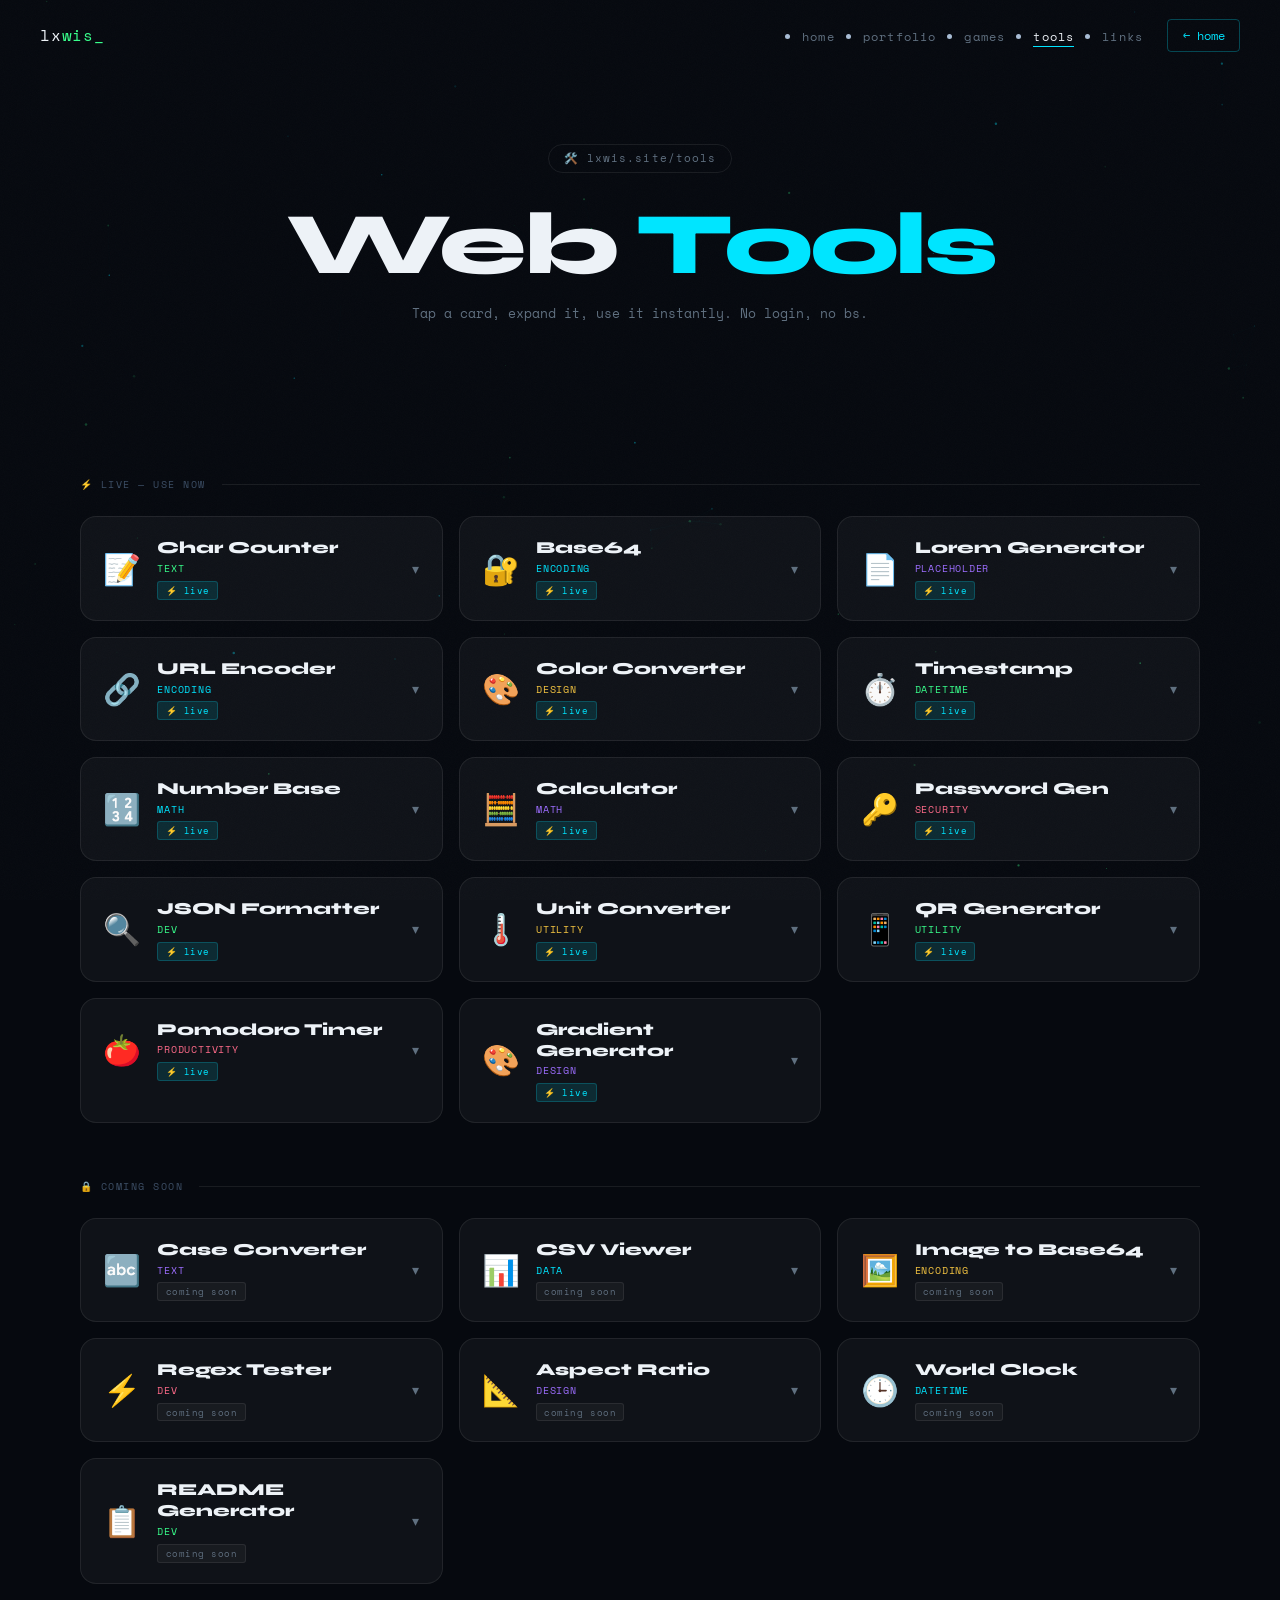
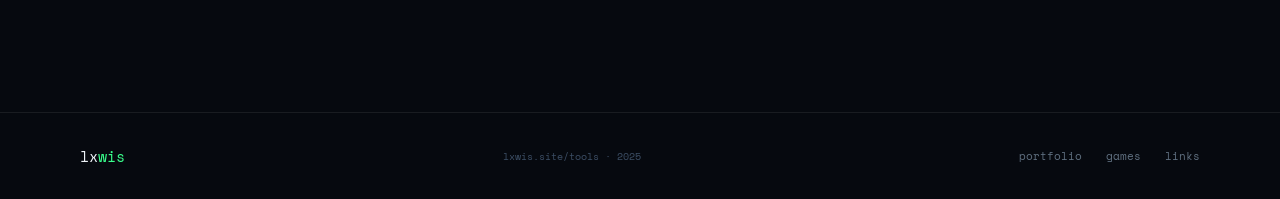
<file: tools/index.html>
<!DOCTYPE html>
<html lang="en">
<head>
  <meta charset="UTF-8"/>
  <meta name="viewport" content="width=device-width, initial-scale=1.0"/>
  <title>Tools — lxwis.site</title>
  <meta name="description" content="Web utilities by lxwis — lightweight browser tools."/>
  <meta property="og:title" content="Tools — lxwis.site"/>
  <meta property="og:image" content="https://i.imgur.com/9jrzHF1_d.webp?maxwidth=760&fidelity=grand"/>
  <meta name="theme-color" content="#00e5ff"/>
  <link rel="icon" type="image/webp" href="https://i.imgur.com/9jrzHF1_d.webp?maxwidth=64&fidelity=grand"/>
  <link rel="preconnect" href="https://fonts.googleapis.com"/>
  <link rel="preconnect" href="https://fonts.gstatic.com" crossorigin/>
  <link href="https://fonts.googleapis.com/css2?family=Space+Mono:wght@400;700&family=Syne:wght@400;700;800&family=Outfit:wght@300;400;500;600&display=swap" rel="stylesheet"/>
  <style>
    *,*::before,*::after{box-sizing:border-box;margin:0;padding:0}
    :root{--bg:#06090f;--sur:rgba(255,255,255,.038);--bd:rgba(255,255,255,.08);--g:#39ff8c;--gd:rgba(57,255,140,.12);--cy:#00e5ff;--cyd:rgba(0,229,255,.12);--vi:#9d6eff;--ro:#ff6b8a;--go:#f5c542;--w:#edf2f7;--tx:#a8bcd4;--mu:#3d4f66;--mu2:#607080;--mo:'Space Mono',monospace;--sa:'Syne',sans-serif;--bo:'Outfit',sans-serif;--ease:cubic-bezier(.4,0,.2,1);--sp:cubic-bezier(.34,1.56,.64,1);--t:.3s}
    html{font-size:16px}
    body{background:var(--bg);color:var(--tx);font-family:var(--bo);overflow-x:hidden;min-height:100vh}
    a{text-decoration:none;color:inherit}
    ::-webkit-scrollbar{width:3px}::-webkit-scrollbar-thumb{background:var(--cy);border-radius:2px}
    @media(pointer:fine){body{cursor:none}}
    .cursor{display:none;position:fixed;width:30px;height:30px;border:1.5px solid var(--cy);border-radius:50%;pointer-events:none;z-index:99999;transform:translate(-50%,-50%);transition:width .3s,height .3s,background .3s;will-change:left,top}
    .cursor-dot{display:none;position:fixed;width:5px;height:5px;background:var(--cy);border-radius:50%;pointer-events:none;z-index:99999;transform:translate(-50%,-50%)}
    .cursor.big{width:50px;height:50px;background:var(--cyd)}
    @media(pointer:fine){.cursor,.cursor-dot{display:block}}
    #bg-canvas{position:fixed;inset:0;z-index:0;pointer-events:none}
    .noise{position:fixed;inset:0;z-index:1;pointer-events:none;opacity:.025;background-image:url("data:image/svg+xml,%3Csvg viewBox='0 0 256 256' xmlns='http://www.w3.org/2000/svg'%3E%3Cfilter id='n'%3E%3CfeTurbulence type='fractalNoise' baseFrequency='0.9' numOctaves='4' stitchTiles='stitch'/%3E%3C/filter%3E%3Crect width='100%25' height='100%25' filter='url(%23n)'/%3E%3C/svg%3E");background-size:200px}
    nav{position:fixed;top:0;left:0;right:0;z-index:1000;display:flex;align-items:center;gap:1.5rem;padding:1.2rem 2.5rem;transition:background .4s,border-bottom .4s}
    nav.scrolled{background:rgba(6,9,15,.92);backdrop-filter:blur(20px);border-bottom:1px solid var(--bd)}
    .nav-logo{font-family:var(--mo);font-size:1rem;letter-spacing:.05em;margin-right:auto}
    .nav-logo .lx{color:var(--w)}.nav-logo .wis{color:var(--g)}.blink{animation:blink 1s step-end infinite;color:var(--g)}
    .nav-links{display:flex;gap:1.75rem}
    .nav-links a{font-family:var(--mo);font-size:.74rem;color:var(--mu2);letter-spacing:.1em;position:relative;transition:color var(--t)}
    .nav-links a::after{content:'';position:absolute;bottom:-2px;left:0;width:0;height:1px;background:var(--cy);transition:width var(--t)}
    .nav-links a:hover,.nav-links a.active{color:var(--w)}.nav-links a:hover::after,.nav-links a.active::after{width:100%}
    .nav-back{font-family:var(--mo);font-size:.72rem;color:var(--cy);border:1px solid rgba(0,229,255,.28);padding:.42rem .9rem;border-radius:4px;transition:background var(--t),color var(--t)}
    .nav-back:hover{background:var(--cy);color:var(--bg)}
    .nav-toggle{display:none;flex-direction:column;gap:5px;background:none;border:none;cursor:pointer;padding:4px}
    .nav-toggle span{display:block;width:22px;height:1.5px;background:var(--w);transition:var(--t)}
    .nav-toggle.open span:nth-child(1){transform:translateY(6.5px) rotate(45deg)}.nav-toggle.open span:nth-child(2){opacity:0}.nav-toggle.open span:nth-child(3){transform:translateY(-6.5px) rotate(-45deg)}
    .mob{position:fixed;inset:0;z-index:999;background:rgba(6,9,15,.97);backdrop-filter:blur(24px);display:flex;flex-direction:column;align-items:center;justify-content:center;gap:2.5rem;transform:translateX(100%);transition:transform .45s var(--ease)}
    .mob.open{transform:translateX(0)}
    .mob a{font-family:var(--sa);font-size:2.2rem;font-weight:800;color:var(--w);transition:color var(--t)}.mob a:hover{color:var(--cy)}
    .page-hero{position:relative;z-index:2;padding:9rem 2.5rem 4rem;text-align:center}
    .eyebrow{display:inline-flex;align-items:center;gap:.55rem;font-family:var(--mo);font-size:.68rem;color:var(--mu2);border:1px solid var(--bd);border-radius:100px;padding:.34rem .9rem;margin-bottom:1.75rem;letter-spacing:.1em}
    .page-title{font-family:var(--sa);font-size:clamp(2.8rem,8vw,5.5rem);font-weight:800;letter-spacing:-.04em;color:var(--w);margin-bottom:.85rem;line-height:1}
    .page-title .hi{color:var(--cy)}
    .page-sub{font-family:var(--mo);font-size:.82rem;color:var(--mu2);max-width:480px;margin:0 auto 2.5rem;line-height:1.75}
    .tools-section{position:relative;z-index:2;padding:0 2.5rem 6rem;max-width:1200px;margin:0 auto}
    .sec-div{font-family:var(--mo);font-size:.62rem;color:var(--mu);letter-spacing:.15em;text-transform:uppercase;display:flex;align-items:center;gap:1rem;margin:3rem 0 1.5rem}
    .sec-div::after{content:'';flex:1;height:1px;background:var(--bd)}
    .tools-grid{display:grid;grid-template-columns:repeat(auto-fill,minmax(290px,1fr));gap:1rem}
    .tool-card{background:var(--sur);border:1px solid var(--bd);border-radius:16px;overflow:hidden;transition:border-color var(--t),box-shadow var(--t),transform .35s var(--sp);cursor:pointer}
    .tool-card:hover{border-color:var(--card-accent,rgba(0,229,255,.25));box-shadow:0 12px 40px rgba(0,0,0,.4);transform:translateY(-4px)}
    .tool-card.expanded{border-color:var(--card-accent,rgba(0,229,255,.35));box-shadow:0 16px 50px rgba(0,0,0,.5)}
    .card-head{display:flex;align-items:center;gap:1rem;padding:1.25rem 1.4rem;user-select:none}
    .card-emoji{font-size:1.9rem;flex-shrink:0;transition:transform .35s var(--sp)}
    .tool-card.expanded .card-emoji,.tool-card:hover .card-emoji{transform:scale(1.15) rotate(-6deg)}
    .card-info{flex:1;min-width:0}
    .card-name{font-family:var(--sa);font-size:1.05rem;font-weight:800;color:var(--w);margin-bottom:.18rem}
    .card-cat{font-family:var(--mo);font-size:.6rem;color:var(--card-accent-text,var(--cy));letter-spacing:.08em;text-transform:uppercase}
    .chip{font-family:var(--mo);font-size:.56rem;padding:.12rem .45rem;border-radius:3px;letter-spacing:.06em;display:inline-block;margin-top:.35rem}
    .chip-live{color:var(--cy);background:var(--cyd);border:1px solid rgba(0,229,255,.2)}
    .chip-soon{color:var(--mu2);background:rgba(255,255,255,.04);border:1px solid var(--bd)}
    .card-chevron{color:var(--mu2);font-size:.85rem;transition:transform var(--t),color var(--t);flex-shrink:0}
    .tool-card.expanded .card-chevron{transform:rotate(180deg);color:var(--card-accent-text,var(--cy))}
    .card-body{max-height:0;overflow:hidden;transition:max-height .45s var(--ease)}
    .card-body.open{max-height:900px}
    .card-body-inner{padding:0 1.4rem 1.4rem;display:flex;flex-direction:column;gap:1rem}
    .card-desc{font-size:.87rem;color:var(--mu2);line-height:1.7}
    .tui{display:flex;flex-direction:column;gap:.75rem}
    .tlb{font-family:var(--mo);font-size:.66rem;color:var(--mu);letter-spacing:.1em;text-transform:uppercase}
    .tin{width:100%;padding:.75rem .9rem;background:rgba(0,0,0,.3);border:1px solid var(--bd);border-radius:8px;color:var(--w);font-family:var(--mo);font-size:.82rem;outline:none;transition:border-color var(--t);resize:vertical;min-height:72px}
    .tin:focus{border-color:var(--cy)}
    .trow{display:flex;gap:.6rem;flex-wrap:wrap;align-items:center}
    .tout{width:100%;padding:.9rem 1rem;background:rgba(0,0,0,.3);border:1px solid var(--bd);border-radius:8px;font-family:var(--mo);font-size:.82rem;line-height:1.75;min-height:52px;word-break:break-all;white-space:pre-wrap}
    .tout.cy{color:var(--cy)}.tout.g{color:var(--g)}.tout.vi{color:var(--vi)}.tout.mu{color:var(--mu2)}.tout.go{color:var(--go)}
    .tstats{display:grid;grid-template-columns:repeat(4,1fr);gap:.5rem}
    .tstat{background:rgba(0,0,0,.3);border:1px solid var(--bd);border-radius:8px;padding:.7rem .5rem;text-align:center;display:flex;flex-direction:column;gap:.25rem}
    .tstat-v{font-family:var(--mo);font-size:1.1rem;font-weight:700}
    .tstat-l{font-family:var(--mo);font-size:.55rem;color:var(--mu2);letter-spacing:.08em;text-transform:uppercase}
    .tbtn{display:inline-flex;align-items:center;gap:.4rem;font-family:var(--mo);font-size:.7rem;font-weight:700;letter-spacing:.07em;padding:.6rem 1.1rem;border-radius:4px;border:none;cursor:pointer;transition:transform var(--t) var(--sp),box-shadow var(--t)}
    .tbtn.cy{background:var(--cy);color:#06090f}.tbtn.cy:hover{transform:translateY(-2px);box-shadow:0 8px 20px rgba(0,229,255,.3)}
    .tbtn.g{background:var(--g);color:#06090f}.tbtn.g:hover{transform:translateY(-2px);box-shadow:0 8px 20px rgba(57,255,140,.3)}
    .tbtn.vi{background:var(--vi);color:#fff}.tbtn.vi:hover{transform:translateY(-2px);box-shadow:0 8px 20px rgba(157,110,255,.3)}
    .tbtn.go{background:var(--go);color:#06090f}.tbtn.go:hover{transform:translateY(-2px);box-shadow:0 8px 20px rgba(245,197,66,.3)}
    .tbtn.ro{background:var(--ro);color:#fff}.tbtn.ro:hover{transform:translateY(-2px);box-shadow:0 8px 20px rgba(255,107,138,.3)}
    .tbtn.bd{background:transparent;color:var(--mu2);border:1px solid var(--bd)}.tbtn.bd:hover{color:var(--w);border-color:rgba(255,255,255,.2)}
    .trange{width:100%;accent-color:var(--cy)}
    .tsel{padding:.6rem .9rem;background:rgba(0,0,0,.3);border:1px solid var(--bd);border-radius:8px;color:var(--w);font-family:var(--mo);font-size:.78rem;outline:none;cursor:pointer;transition:border-color var(--t)}.tsel:focus{border-color:var(--cy)}
    .tnum{width:90px;padding:.62rem .8rem;background:rgba(0,0,0,.3);border:1px solid var(--bd);border-radius:8px;color:var(--w);font-family:var(--mo);font-size:.82rem;outline:none;transition:border-color var(--t)}.tnum:focus{border-color:var(--cy)}
    .btn-soon{display:inline-flex;align-items:center;font-family:var(--mo);font-size:.72rem;color:var(--mu);padding:.6rem 1.1rem;border-radius:4px;border:1px solid var(--bd);cursor:not-allowed;opacity:.55}
    .toast{position:fixed;bottom:2rem;right:2rem;z-index:9999;background:var(--g);color:#06090f;font-family:var(--mo);font-size:.72rem;font-weight:700;padding:.6rem 1.2rem;border-radius:6px;transform:translateY(60px);opacity:0;transition:transform .3s var(--sp),opacity .3s}
    .toast.show{transform:translateY(0);opacity:1}
    footer{position:relative;z-index:2;border-top:1px solid var(--bd);padding:2rem 0;margin-top:2rem}
    .foot-in{max-width:1200px;margin:0 auto;padding:0 2.5rem;display:flex;align-items:center;justify-content:space-between;gap:1rem;flex-wrap:wrap}
    .foot-logo{font-family:var(--mo);font-size:.95rem}.foot-logo .lx{color:var(--w)}.foot-logo .wis{color:var(--g)}
    .foot-copy{font-family:var(--mo);font-size:.65rem;color:var(--mu)}
    .foot-links{display:flex;gap:1.5rem}.foot-link{font-family:var(--mo);font-size:.68rem;color:var(--mu2);transition:color var(--t)}.foot-link:hover{color:var(--cy)}
    .ru{opacity:0;transform:translateY(22px);transition:opacity .65s var(--ease),transform .65s var(--ease)}.ru.in{opacity:1;transform:translateY(0)}
    @keyframes blink{0%,100%{opacity:1}50%{opacity:0}}
    @media(max-width:768px){nav{padding:1rem 1.25rem}.nav-links,.nav-back{display:none}.nav-toggle{display:flex}.page-hero{padding:7rem 1.25rem 3rem}.tools-section{padding:0 1.25rem 4rem}.foot-in{flex-direction:column;text-align:center}.tstats{grid-template-columns:repeat(2,1fr)}}
  </style>
</head>
<body>
  <div class="cursor" id="cursor"></div>
  <div class="cursor-dot" id="cursorDot"></div>
  <canvas id="bg-canvas"></canvas>
  <div class="noise"></div>
  <div class="toast" id="toast">Copied!</div>

  <nav id="nav">
    <a href="/" class="nav-logo"><span class="lx">lx</span><span class="wis">wis</span><span class="blink">_</span></a>
    <ul class="nav-links">
      <li><a href="/">home</a></li>
      <li><a href="/portfolio">portfolio</a></li>
      <li><a href="/games">games</a></li>
      <li><a href="/tools" class="active">tools</a></li>
      <li><a href="/links">links</a></li>
    </ul>
    <a href="/" class="nav-back">← home</a>
    <button class="nav-toggle" id="navToggle"><span></span><span></span><span></span></button>
  </nav>
  <div class="mob" id="mob">
    <a href="/">home</a><a href="/portfolio">portfolio</a><a href="/games">games</a><a href="/tools">tools</a><a href="/links">links</a>
  </div>

  <div class="page-hero">
    <div class="eyebrow ru">🛠️ lxwis.site/tools</div>
    <h1 class="page-title ru" style="transition-delay:.06s">Web <span class="hi">Tools</span></h1>
    <p class="page-sub ru" style="transition-delay:.12s">Tap a card, expand it, use it instantly. No login, no bs.</p>
  </div>

  <div class="tools-section">
    <div class="sec-div ru">⚡ live — use now</div>
    <div class="tools-grid" id="liveGrid"></div>
    <div class="sec-div ru" style="margin-top:3.5rem">🔒 coming soon</div>
    <div class="tools-grid" id="soonGrid"></div>
  </div>

  <footer>
    <div class="foot-in">
      <span class="foot-logo"><span class="lx">lx</span><span class="wis">wis</span></span>
      <span class="foot-copy">lxwis.site/tools · 2025</span>
      <div class="foot-links">
        <a href="/portfolio" class="foot-link">portfolio</a>
        <a href="/games" class="foot-link">games</a>
        <a href="/links" class="foot-link">links</a>
      </div>
    </div>
  </footer>

  <script>
  (function(){
    if(matchMedia('(pointer:fine)').matches){
      const cur=document.getElementById('cursor'),dot=document.getElementById('cursorDot');
      let mx=-200,my=-200,cx=-200,cy=-200;
      document.addEventListener('mousemove',e=>{mx=e.clientX;my=e.clientY});
      (function loop(){cx+=(mx-cx)*.12;cy+=(my-cy)*.12;cur.style.left=cx+'px';cur.style.top=cy+'px';dot.style.left=mx+'px';dot.style.top=my+'px';requestAnimationFrame(loop)})();
      document.addEventListener('mouseenter',e=>{if(e.target.matches('a,button,input,textarea,select,.tool-card'))cur.classList.add('big')},{capture:true});
      document.addEventListener('mouseleave',e=>{if(e.target.matches('a,button,input,textarea,select,.tool-card'))cur.classList.remove('big')},{capture:true});
    }

    const bgc=document.getElementById('bg-canvas'),bctx=bgc.getContext('2d');
    let W,H,pts=[];
    function rsz(){W=bgc.width=innerWidth;H=bgc.height=innerHeight}
    class P{constructor(){this.reset()}reset(){this.x=Math.random()*W;this.y=Math.random()*H;this.vx=(Math.random()-.5)*.25;this.vy=(Math.random()-.5)*.25;this.r=Math.random()*1.1+.2;this.a=Math.random()*.35+.06;this.c=Math.random()>.6?'0,229,255':'57,255,140'}update(){this.x+=this.vx;this.y+=this.vy;if(this.x<0||this.x>W||this.y<0||this.y>H)this.reset()}draw(){bctx.beginPath();bctx.arc(this.x,this.y,this.r,0,Math.PI*2);bctx.fillStyle=`rgba(${this.c},${this.a})`;bctx.fill()}}
    function initBg(){rsz();pts=Array.from({length:65},()=>new P())}
    (function frame(){bctx.clearRect(0,0,W,H);for(let i=0;i<pts.length;i++){for(let j=i+1;j<pts.length;j++){const dx=pts[i].x-pts[j].x,dy=pts[i].y-pts[j].y,d=Math.sqrt(dx*dx+dy*dy);if(d<110){bctx.strokeStyle=`rgba(0,229,255,${(1-d/110)*.04})`;bctx.lineWidth=.5;bctx.beginPath();bctx.moveTo(pts[i].x,pts[i].y);bctx.lineTo(pts[j].x,pts[j].y);bctx.stroke()}}pts[i].update();pts[i].draw()}requestAnimationFrame(frame)})();
    window.addEventListener('resize',initBg,{passive:true});initBg();

    const nav=document.getElementById('nav');
    window.addEventListener('scroll',()=>nav.classList.toggle('scrolled',scrollY>40),{passive:true});
    const tog=document.getElementById('navToggle'),mob=document.getElementById('mob');
    tog.addEventListener('click',()=>{tog.classList.toggle('open');mob.classList.toggle('open');document.body.style.overflow=mob.classList.contains('open')?'hidden':''});
    mob.querySelectorAll('a').forEach(a=>a.addEventListener('click',()=>{tog.classList.remove('open');mob.classList.remove('open');document.body.style.overflow=''}));

    const io=new IntersectionObserver(e=>e.forEach(x=>{if(x.isIntersecting){x.target.classList.add('in');io.unobserve(x.target)}}),{threshold:.05});
    document.querySelectorAll('.ru').forEach(el=>io.observe(el));
    setTimeout(()=>document.querySelectorAll('.page-hero .ru').forEach(el=>el.classList.add('in')),80);

    function showToast(m='Copied!'){const t=document.getElementById('toast');t.textContent=m;t.classList.add('show');setTimeout(()=>t.classList.remove('show'),2000)}
    function cp(txt){navigator.clipboard.writeText(txt).then(()=>showToast())}

    const LOREM=['Lorem ipsum dolor sit amet, consectetur adipiscing elit.','Sed do eiusmod tempor incididunt ut labore et dolore magna aliqua.','Ut enim ad minim veniam, quis nostrud exercitation ullamco laboris.','Duis aute irure dolor in reprehenderit in voluptate velit esse cillum.','Excepteur sint occaecat cupidatat non proident, sunt in culpa qui officia.','Pellentesque habitant morbi tristique senectus et netus et malesuada.','Vestibulum tortor quam, feugiat vitae, ultricies eget, tempor sit amet.','Donec eu libero sit amet quam egestas semper aenean ultricies.','Curabitur pretium tincidunt lacus nulla mauris, dignissim tempus.'];

    const LIVE=[
      {emoji:'📝',name:'Char Counter',cat:'text',accent:'rgba(57,255,140,.25)',aT:'#39ff8c',desc:'Count characters, words, lines, and no-space characters — updates live.',
       build:el=>{el.innerHTML=`<div class="tui"><div class="tlb">Your text</div><textarea class="tin" id="ccI" placeholder="Paste or type..." rows="4"></textarea><div class="tstats"><div class="tstat"><div class="tstat-v cy" id="cc-c">0</div><div class="tstat-l">Chars</div></div><div class="tstat"><div class="tstat-v g" id="cc-w">0</div><div class="tstat-l">Words</div></div><div class="tstat"><div class="tstat-v vi" id="cc-l">0</div><div class="tstat-l">Lines</div></div><div class="tstat"><div class="tstat-v go" id="cc-n">0</div><div class="tstat-l">No Space</div></div></div></div>`;el.querySelector('#ccI').addEventListener('input',e=>{const v=e.target.value;el.querySelector('#cc-c').textContent=v.length;el.querySelector('#cc-w').textContent=v.trim()?v.trim().split(/\s+/).length:0;el.querySelector('#cc-l').textContent=v?v.split('\n').length:0;el.querySelector('#cc-n').textContent=v.replace(/\s/g,'').length})}},
      {emoji:'🔐',name:'Base64',cat:'encoding',accent:'rgba(0,229,255,.25)',aT:'#00e5ff',desc:'Encode plain text to Base64 or decode Base64 back to readable text.',
       build:el=>{el.innerHTML=`<div class="tui"><div class="tlb">Input</div><textarea class="tin" id="b64I" placeholder="Text or Base64..." rows="3"></textarea><div class="trow"><button class="tbtn cy" id="b64E">Encode →</button><button class="tbtn bd" id="b64D">← Decode</button><button class="tbtn bd" id="b64C">Copy</button></div><div class="tlb">Output</div><div class="tout cy" id="b64O">Result...</div></div>`;el.querySelector('#b64E').addEventListener('click',()=>{try{el.querySelector('#b64O').textContent=btoa(unescape(encodeURIComponent(el.querySelector('#b64I').value)))}catch{el.querySelector('#b64O').textContent='❌ Encode failed'}});el.querySelector('#b64D').addEventListener('click',()=>{try{el.querySelector('#b64O').textContent=decodeURIComponent(escape(atob(el.querySelector('#b64I').value.trim())))}catch{el.querySelector('#b64O').textContent='❌ Invalid Base64'}});el.querySelector('#b64C').addEventListener('click',()=>cp(el.querySelector('#b64O').textContent))}},
      {emoji:'📄',name:'Lorem Generator',cat:'placeholder',accent:'rgba(157,110,255,.25)',aT:'#9d6eff',desc:'Generate Lorem Ipsum placeholder text — choose how many paragraphs.',
       build:el=>{el.innerHTML=`<div class="tui"><div class="trow" style="align-items:center"><div><div class="tlb">Paragraphs</div><input type="number" class="tnum" id="lN" value="2" min="1" max="10"/></div><button class="tbtn vi" id="lG" style="margin-top:1.1rem">Generate</button><button class="tbtn bd" id="lC" style="margin-top:1.1rem">Copy</button></div><div class="tout mu" id="lO" style="min-height:90px;white-space:pre-wrap">Click Generate...</div></div>`;function gen(){const n=Math.max(1,Math.min(10,parseInt(el.querySelector('#lN').value)||2));const r=[];for(let i=0;i<n;i++){const s=3+Math.floor(Math.random()*4);r.push(Array.from({length:s},()=>LOREM[Math.floor(Math.random()*LOREM.length)]).join(' '))}el.querySelector('#lO').textContent=r.join('\n\n')}el.querySelector('#lG').addEventListener('click',gen);el.querySelector('#lC').addEventListener('click',()=>cp(el.querySelector('#lO').textContent));gen()}},
      {emoji:'🔗',name:'URL Encoder',cat:'encoding',accent:'rgba(0,229,255,.25)',aT:'#00e5ff',desc:'Encode special characters in URLs or decode encoded URLs back.',
       build:el=>{el.innerHTML=`<div class="tui"><div class="tlb">Input</div><textarea class="tin" id="uI" placeholder="Paste URL..." rows="3"></textarea><div class="trow"><button class="tbtn cy" id="uE">Encode →</button><button class="tbtn bd" id="uD">← Decode</button><button class="tbtn bd" id="uC">Copy</button></div><div class="tlb">Output</div><div class="tout cy" id="uO">Result...</div></div>`;el.querySelector('#uE').addEventListener('click',()=>{try{el.querySelector('#uO').textContent=encodeURIComponent(el.querySelector('#uI').value)}catch{el.querySelector('#uO').textContent='❌ Failed'}});el.querySelector('#uD').addEventListener('click',()=>{try{el.querySelector('#uO').textContent=decodeURIComponent(el.querySelector('#uI').value)}catch{el.querySelector('#uO').textContent='❌ Invalid'}});el.querySelector('#uC').addEventListener('click',()=>cp(el.querySelector('#uO').textContent))}},
      {emoji:'🎨',name:'Color Converter',cat:'design',accent:'rgba(245,197,66,.25)',aT:'#f5c542',desc:'Convert colors between HEX, RGB, and HSL. Live color preview.',
       build:el=>{el.innerHTML=`<div class="tui"><div class="trow" style="align-items:center"><div style="flex:1"><div class="tlb">HEX</div><input type="text" class="tin" id="hI" placeholder="#39ff8c" style="min-height:unset;height:42px;resize:none"/></div><input type="color" id="cP" value="#39ff8c" style="width:42px;height:42px;border-radius:8px;border:1px solid var(--bd);background:none;cursor:pointer;margin-top:1.1rem"/></div><div class="tstats" style="grid-template-columns:1fr 1fr"><div class="tstat"><div class="tstat-v cy" id="rgbO" style="font-size:.75rem">---</div><div class="tstat-l">RGB</div></div><div class="tstat"><div class="tstat-v vi" id="hslO" style="font-size:.75rem">---</div><div class="tstat-l">HSL</div></div></div></div>`;function h2r(h){const r=/^#?([a-f\d]{2})([a-f\d]{2})([a-f\d]{2})$/i.exec(h.trim());return r?{r:parseInt(r[1],16),g:parseInt(r[2],16),b:parseInt(r[3],16)}:null}function r2h(r,g,b){r/=255;g/=255;b/=255;const mx=Math.max(r,g,b),mn=Math.min(r,g,b);let h,s,l=(mx+mn)/2;if(mx===mn){h=s=0}else{const d=mx-mn;s=l>.5?d/(2-mx-mn):d/(mx+mn);switch(mx){case r:h=((g-b)/d+(g<b?6:0))/6;break;case g:h=((b-r)/d+2)/6;break;case b:h=((r-g)/d+4)/6}}return{h:Math.round(h*360),s:Math.round(s*100),l:Math.round(l*100)}}function upd(hex){const rgb=h2r(hex);if(!rgb)return;const hsl=r2h(rgb.r,rgb.g,rgb.b);el.querySelector('#rgbO').textContent=`rgb(${rgb.r},${rgb.g},${rgb.b})`;el.querySelector('#hslO').textContent=`hsl(${hsl.h},${hsl.s}%,${hsl.l}%)`;el.querySelector('#cP').value=hex.startsWith('#')?hex:'#'+hex}el.querySelector('#hI').addEventListener('input',e=>upd(e.target.value));el.querySelector('#cP').addEventListener('input',e=>{el.querySelector('#hI').value=e.target.value;upd(e.target.value)});upd('#39ff8c')}},
      {emoji:'⏱️',name:'Timestamp',cat:'datetime',accent:'rgba(57,255,140,.25)',aT:'#39ff8c',desc:'Convert Unix timestamps to dates and back. Live current timestamp.',
       build:el=>{el.innerHTML=`<div class="tui"><div class="tstats" style="grid-template-columns:1fr"><div class="tstat"><div class="tstat-v g" id="nTs" style="font-size:1rem">---</div><div class="tstat-l">Current Unix Timestamp (live)</div></div></div><div class="tlb">Unix → Date</div><div class="trow"><input type="number" class="tnum" id="tI" placeholder="1700000000" style="flex:1"/><button class="tbtn g" id="tC">Convert</button></div><div class="tout g" id="tO">Result...</div><div class="tlb">Date → Unix</div><div class="trow"><input type="datetime-local" class="tin" id="dI" style="min-height:unset;height:42px;resize:none;flex:1"/><button class="tbtn g" id="dC">Convert</button></div><div class="tout g" id="dO">Result...</div></div>`;setInterval(()=>{el.querySelector('#nTs').textContent=Math.floor(Date.now()/1000)},1000);el.querySelector('#tC').addEventListener('click',()=>{const ts=parseInt(el.querySelector('#tI').value);el.querySelector('#tO').textContent=isNaN(ts)?'❌ Invalid':new Date(ts*1000).toString()});el.querySelector('#dC').addEventListener('click',()=>{const v=el.querySelector('#dI').value;el.querySelector('#dO').textContent=v?Math.floor(new Date(v).getTime()/1000):'❌ Pick a date'})}},
      {emoji:'🔢',name:'Number Base',cat:'math',accent:'rgba(0,229,255,.25)',aT:'#00e5ff',desc:'Convert numbers between decimal, binary, hex, and octal.',
       build:el=>{el.innerHTML=`<div class="tui"><div class="trow" style="align-items:center"><div style="flex:1"><div class="tlb">Input</div><input type="text" class="tin" id="nbI" placeholder="255" style="min-height:unset;height:42px;resize:none"/></div><select class="tsel" id="nbF" style="margin-top:1.1rem"><option value="10">Decimal</option><option value="2">Binary</option><option value="16">Hex</option><option value="8">Octal</option></select></div><div class="tstats"><div class="tstat"><div class="tstat-v cy" id="nb-d">---</div><div class="tstat-l">Decimal</div></div><div class="tstat"><div class="tstat-v g" id="nb-b">---</div><div class="tstat-l">Binary</div></div><div class="tstat"><div class="tstat-v vi" id="nb-h">---</div><div class="tstat-l">Hex</div></div><div class="tstat"><div class="tstat-v go" id="nb-o">---</div><div class="tstat-l">Octal</div></div></div></div>`;function cv(){const b=parseInt(el.querySelector('#nbF').value),n=parseInt(el.querySelector('#nbI').value,b);if(isNaN(n)){['nb-d','nb-b','nb-h','nb-o'].forEach(id=>el.querySelector('#'+id).textContent='---');return}el.querySelector('#nb-d').textContent=n.toString(10);el.querySelector('#nb-b').textContent=n.toString(2);el.querySelector('#nb-h').textContent=n.toString(16).toUpperCase();el.querySelector('#nb-o').textContent=n.toString(8)}el.querySelector('#nbI').addEventListener('input',cv);el.querySelector('#nbF').addEventListener('change',cv)}},
      {emoji:'🧮',name:'Calculator',cat:'math',accent:'rgba(157,110,255,.25)',aT:'#9d6eff',desc:'Clean calculator with keyboard support — basics plus percentage.',
       build:el=>{el.innerHTML=`<div style="display:flex;flex-direction:column;gap:.5rem"><div style="background:rgba(0,0,0,.4);border:1px solid var(--bd);border-radius:10px;padding:1rem;text-align:right"><div id="cExpr" style="font-family:var(--mo);font-size:.7rem;color:var(--mu2);min-height:1rem;margin-bottom:.3rem"></div><div id="cDisp" style="font-family:var(--mo);font-size:1.75rem;color:var(--w);word-break:break-all">0</div></div><div style="display:grid;grid-template-columns:repeat(4,1fr);gap:.4rem" id="cBtns"></div></div>`;const btns=[['C','±','%','÷'],['7','8','9','×'],['4','5','6','−'],['1','2','3','+'],['0','.','⌫','=']];const g=el.querySelector('#cBtns');btns.forEach(row=>row.forEach(b=>{const btn=document.createElement('button');btn.textContent=b;btn.style.cssText=`padding:.7rem;border-radius:8px;font-family:var(--mo);font-size:.9rem;font-weight:700;cursor:pointer;border:1px solid var(--bd);transition:filter .15s;background:${['÷','×','−','+','='].includes(b)?b==='='?'var(--vi)':'rgba(157,110,255,.2)':['C','±','%'].includes(b)?'rgba(255,255,255,.07)':'var(--sur)'};color:var(--w)`;btn.addEventListener('mouseenter',()=>btn.style.filter='brightness(1.3)');btn.addEventListener('mouseleave',()=>btn.style.filter='');btn.addEventListener('click',()=>ci(b));g.appendChild(btn)}));let disp='0',expr='',op='',prev='',fresh=false;const D=el.querySelector('#cDisp'),E=el.querySelector('#cExpr');function ci(v){if(v==='C'){disp='0';expr='';op='';prev='';fresh=false}else if(v==='⌫'){disp=disp.length>1?disp.slice(0,-1):'0'}else if(v==='±'){disp=disp.startsWith('-')?disp.slice(1):'-'+disp}else if(v==='%'){disp=String(parseFloat(disp)/100)}else if(['÷','×','−','+'].includes(v)){prev=disp;op=v;expr=disp+' '+v;fresh=true}else if(v==='='){if(!op)return;const a=parseFloat(prev),b=parseFloat(disp);E.textContent=expr+' '+disp+' =';const res={'+':a+b,'−':a-b,'×':a*b,'÷':a/b}[op];disp=String(parseFloat(res.toFixed(10)));op='';prev='';fresh=false}else{if(fresh){disp='0';fresh=false}disp=disp==='0'&&v!=='.'?v:disp+v}D.textContent=disp;if(v!=='=')E.textContent=expr}}},
      {emoji:'🔑',name:'Password Gen',cat:'security',accent:'rgba(255,107,138,.25)',aT:'#ff6b8a',desc:'Generate strong random passwords with custom length and character sets.',
       build:el=>{el.innerHTML=`<div class="tui"><div><div class="tlb">Length: <span id="pwL">16</span></div><input type="range" class="trange" id="pwS" min="6" max="64" value="16"/></div><div class="trow" style="flex-wrap:wrap;gap:.75rem"><label style="font-family:var(--mo);font-size:.68rem;color:var(--mu2);display:flex;align-items:center;gap:.35rem"><input type="checkbox" id="pwU" checked/> Uppercase</label><label style="font-family:var(--mo);font-size:.68rem;color:var(--mu2);display:flex;align-items:center;gap:.35rem"><input type="checkbox" id="pwLo" checked/> Lowercase</label><label style="font-family:var(--mo);font-size:.68rem;color:var(--mu2);display:flex;align-items:center;gap:.35rem"><input type="checkbox" id="pwN" checked/> Numbers</label><label style="font-family:var(--mo);font-size:.68rem;color:var(--mu2);display:flex;align-items:center;gap:.35rem"><input type="checkbox" id="pwSy"/> Symbols</label></div><div class="trow"><button class="tbtn ro" id="pwG">Generate</button><button class="tbtn bd" id="pwC">Copy</button></div><div class="tout" id="pwO" style="letter-spacing:.06em;word-break:break-all">Click Generate...</div></div>`;el.querySelector('#pwS').addEventListener('input',e=>el.querySelector('#pwL').textContent=e.target.value);function gen(){let ch='';if(el.querySelector('#pwU').checked)ch+='ABCDEFGHIJKLMNOPQRSTUVWXYZ';if(el.querySelector('#pwLo').checked)ch+='abcdefghijklmnopqrstuvwxyz';if(el.querySelector('#pwN').checked)ch+='0123456789';if(el.querySelector('#pwSy').checked)ch+='!@#$%^&*()_+-=[]{}|;:,.<>?';if(!ch)ch='abcdefghijklmnopqrstuvwxyz';const len=parseInt(el.querySelector('#pwS').value);el.querySelector('#pwO').textContent=Array.from({length:len},()=>ch[Math.floor(Math.random()*ch.length)]).join('')}el.querySelector('#pwG').addEventListener('click',gen);el.querySelector('#pwC').addEventListener('click',()=>cp(el.querySelector('#pwO').textContent));gen()}},
      {emoji:'🔍',name:'JSON Formatter',cat:'dev',accent:'rgba(57,255,140,.25)',aT:'#39ff8c',desc:'Format and pretty-print JSON, or minify it back to one line.',
       build:el=>{el.innerHTML=`<div class="tui"><div class="tlb">JSON Input</div><textarea class="tin" id="jI" placeholder='{"name":"lxwis","cool":true}' rows="4"></textarea><div class="trow"><button class="tbtn g" id="jF">Format</button><button class="tbtn bd" id="jM">Minify</button><button class="tbtn bd" id="jC">Copy</button></div><div class="tlb">Output</div><div class="tout g" id="jO" style="min-height:80px;white-space:pre">Result...</div></div>`;el.querySelector('#jF').addEventListener('click',()=>{try{el.querySelector('#jO').textContent=JSON.stringify(JSON.parse(el.querySelector('#jI').value),null,2)}catch(e){el.querySelector('#jO').textContent='❌ '+e.message}});el.querySelector('#jM').addEventListener('click',()=>{try{el.querySelector('#jO').textContent=JSON.stringify(JSON.parse(el.querySelector('#jI').value))}catch(e){el.querySelector('#jO').textContent='❌ '+e.message}});el.querySelector('#jC').addEventListener('click',()=>cp(el.querySelector('#jO').textContent))}},
      {emoji:'🌡️',name:'Unit Converter',cat:'utility',accent:'rgba(245,197,66,.25)',aT:'#f5c542',desc:'Convert temperature, length, and weight between common units.',
       build:el=>{el.innerHTML=`<div class="tui"><select class="tsel" id="ucT"><option>Temperature</option><option>Length</option><option>Weight</option></select><div class="trow" style="align-items:center"><input type="number" class="tnum" id="ucI" placeholder="0" style="flex:1"/><select class="tsel" id="ucF"></select></div><div class="tout go" id="ucO" style="min-height:60px;white-space:pre-line">Select unit and enter value...</div></div>`;const units={Temperature:{Celsius:{C:v=>v,F:v=>v*9/5+32,K:v=>v+273.15},Fahrenheit:{C:v=>(v-32)*5/9,F:v=>v,K:v=>(v-32)*5/9+273.15},Kelvin:{C:v=>v-273.15,F:v=>(v-273.15)*9/5+32,K:v=>v}},Length:{Meters:{Meters:v=>v,Kilometers:v=>v/1000,Miles:v=>v/1609.34,Feet:v=>v*3.28084},Kilometers:{Meters:v=>v*1000,Kilometers:v=>v,Miles:v=>v/1.60934,Feet:v=>v*3280.84},Miles:{Meters:v=>v*1609.34,Kilometers:v=>v*1.60934,Miles:v=>v,Feet:v=>v*5280},Feet:{Meters:v=>v/3.28084,Kilometers:v=>v/3280.84,Miles:v=>v/5280,Feet:v=>v}},Weight:{Kilograms:{Kilograms:v=>v,Pounds:v=>v*2.20462,Grams:v=>v*1000},Pounds:{Kilograms:v=>v/2.20462,Pounds:v=>v,Grams:v=>v/2.20462*1000},Grams:{Kilograms:v=>v/1000,Pounds:v=>v/1000*2.20462,Grams:v=>v}}};function updF(){const t=el.querySelector('#ucT').value,s=el.querySelector('#ucF');s.innerHTML='';Object.keys(units[t]).forEach(u=>{const o=document.createElement('option');o.textContent=u;s.appendChild(o)})}function cv(){const t=el.querySelector('#ucT').value,f=el.querySelector('#ucF').value,v=parseFloat(el.querySelector('#ucI').value);if(isNaN(v)){el.querySelector('#ucO').textContent='Enter a number';return}el.querySelector('#ucO').textContent=Object.entries(units[t][f]).map(([to,fn])=>`${to}: ${parseFloat(fn(v).toFixed(6))} `).join('\n')}el.querySelector('#ucT').addEventListener('change',()=>{updF();cv()});el.querySelector('#ucF').addEventListener('change',cv);el.querySelector('#ucI').addEventListener('input',cv);updF()}},
      {emoji:'📱',name:'QR Generator',cat:'utility',accent:'rgba(57,255,140,.25)',aT:'#39ff8c',desc:'Type any text or URL and get a scannable QR code. Download as PNG — fully offline after load.',
       build:el=>{el.innerHTML=`<div class="tui"><div class="tlb">Text or URL</div><textarea class="tin" id="qrI" placeholder="https://lxwis.site" rows="2" style="min-height:60px"></textarea><div class="trow"><button class="tbtn g" id="qrG">Generate QR</button><button class="tbtn bd" id="qrD">Download PNG</button></div><div style="display:flex;justify-content:center;padding:.5rem 0"><canvas id="qrC" style="border-radius:10px;border:1px solid var(--bd);background:#fff;display:none;image-rendering:pixelated"></canvas></div></div>`;function doQR(){const text=el.querySelector('#qrI').value.trim()||'https://lxwis.site';const cv=el.querySelector('#qrC');cv.style.display='block';function generate(){const tmp=document.createElement('div');tmp.style.display='none';document.body.appendChild(tmp);new QRCode(tmp,{text,width:200,height:200,colorDark:'#06090f',colorLight:'#ffffff',correctLevel:QRCode.CorrectLevel.H});setTimeout(()=>{const img=tmp.querySelector('img')||tmp.querySelector('canvas');if(img){cv.width=200;cv.height=200;cv.getContext('2d').drawImage(img,0,0,200,200)}document.body.removeChild(tmp)},200)}if(window.QRCode)generate();else{const s=document.createElement('script');s.src='https://cdnjs.cloudflare.com/ajax/libs/qrcodejs/1.0.0/qrcode.min.js';s.onload=generate;document.head.appendChild(s)}}el.querySelector('#qrG').addEventListener('click',doQR);el.querySelector('#qrD').addEventListener('click',()=>{const cv=el.querySelector('#qrC');if(cv.style.display==='none'){showToast('Generate a QR first!');return}const a=document.createElement('a');a.href=cv.toDataURL();a.download='qr-lxwis.png';a.click()});doQR()}},
      {emoji:'🍅',name:'Pomodoro Timer',cat:'productivity',accent:'rgba(255,107,138,.25)',aT:'#ff6b8a',desc:'25-minute focus sessions with 5-minute breaks. Tracks completed pomodoros.',
       build:el=>{el.innerHTML=`<div class="tui" style="align-items:center;text-align:center"><div id="pmMode" style="font-family:var(--mo);font-size:.65rem;color:var(--ro);letter-spacing:.15em;text-transform:uppercase;margin-bottom:.5rem">FOCUS</div><div id="pmDisp" style="font-family:var(--mo);font-size:3.5rem;font-weight:700;color:var(--w);letter-spacing:.04em;line-height:1;margin-bottom:1rem">25:00</div><div style="font-family:var(--mo);font-size:.68rem;color:var(--mu2);margin-bottom:1rem">🍅 × <span id="pmT">0</span> completed</div><div style="width:100%;height:4px;background:rgba(255,255,255,.06);border-radius:2px;margin-bottom:1.25rem"><div id="pmBar" style="height:4px;background:var(--ro);border-radius:2px;width:0%;transition:width .5s"></div></div><div class="trow" style="justify-content:center"><button class="tbtn ro" id="pmTgl">▶ Start</button><button class="tbtn bd" id="pmRst">Reset</button></div><div class="trow" style="justify-content:center;margin-top:.5rem"><button class="tbtn bd" id="pmW" style="font-size:.6rem">Work 25m</button><button class="tbtn bd" id="pmS" style="font-size:.6rem">Break 5m</button><button class="tbtn bd" id="pmL" style="font-size:.6rem">Long 15m</button></div></div>`;let tot=25*60,left=25*60,run=false,intv,toms=0,mode='focus';function tick(){left--;upd();if(left<=0){clearInterval(intv);run=false;el.querySelector('#pmTgl').textContent='▶ Start';if(mode==='focus'){toms++;el.querySelector('#pmT').textContent=toms;setM(5,'break','var(--cy)')}else setM(25,'focus','var(--ro)');upd();showToast(mode==='break'?'Break time! 🎉':'Focus time! 💪')}}function upd(){const m=Math.floor(left/60),s=left%60;el.querySelector('#pmDisp').textContent=`${String(m).padStart(2,'0')}:${String(s).padStart(2,'0')}`;el.querySelector('#pmBar').style.width=`${((tot-left)/tot)*100}%`}function setM(mins,m,color){clearInterval(intv);run=false;mode=m;tot=mins*60;left=mins*60;el.querySelector('#pmMode').textContent=m.toUpperCase();el.querySelector('#pmMode').style.color=color;el.querySelector('#pmBar').style.background=color;el.querySelector('#pmTgl').textContent='▶ Start';upd()}el.querySelector('#pmTgl').addEventListener('click',()=>{run=!run;if(run){intv=setInterval(tick,1000);el.querySelector('#pmTgl').textContent='⏸ Pause'}else{clearInterval(intv);el.querySelector('#pmTgl').textContent='▶ Start'}});el.querySelector('#pmRst').addEventListener('click',()=>{clearInterval(intv);run=false;left=tot;el.querySelector('#pmTgl').textContent='▶ Start';upd()});el.querySelector('#pmW').addEventListener('click',()=>setM(25,'focus','var(--ro)'));el.querySelector('#pmS').addEventListener('click',()=>setM(5,'break','var(--cy)'));el.querySelector('#pmL').addEventListener('click',()=>setM(15,'long break','var(--vi)'));upd()}},
      {emoji:'🎨',name:'Gradient Generator',cat:'design',accent:'rgba(157,110,255,.25)',aT:'#9d6eff',desc:'Pick colors, choose direction, get the CSS gradient code. Live preview, one-click copy.',
       build:el=>{el.innerHTML=`<div class="tui"><div class="trow" style="flex-wrap:wrap;gap:1rem;align-items:center"><div><div class="tlb">Color 1</div><input type="color" id="gc1" value="#39ff8c" style="width:52px;height:40px;border-radius:8px;border:1px solid var(--bd);cursor:pointer;background:none"/></div><div><div class="tlb">Color 2</div><input type="color" id="gc2" value="#9d6eff" style="width:52px;height:40px;border-radius:8px;border:1px solid var(--bd);cursor:pointer;background:none"/></div><div><div class="tlb">Color 3</div><input type="color" id="gc3" value="#00e5ff" style="width:52px;height:40px;border-radius:8px;border:1px solid var(--bd);cursor:pointer;background:none"/><label style="font-family:var(--mo);font-size:.6rem;color:var(--mu2);display:flex;align-items:center;gap:.3rem;margin-top:.3rem"><input type="checkbox" id="gc3e"> Enable</label></div><div><div class="tlb">Direction</div><select class="tsel" id="gcD"><option value="to right">→ Right</option><option value="to bottom">↓ Down</option><option value="135deg">↘ Diagonal</option><option value="to top right">↗ Top Right</option><option value="circle">◎ Radial</option></select></div></div><div id="gcPrev" style="width:100%;height:100px;border-radius:10px;border:1px solid var(--bd);margin:.5rem 0;transition:background .3s"></div><div class="tlb">CSS Code</div><div class="tout vi" id="gcOut" style="cursor:pointer" title="Click to copy"></div><button class="tbtn vi" id="gcCp">Copy CSS</button></div>`;function gcUpd(){const c1=el.querySelector('#gc1').value,c2=el.querySelector('#gc2').value,c3=el.querySelector('#gc3').value,u3=el.querySelector('#gc3e').checked,dir=el.querySelector('#gcD').value;const stops=u3?`${c1}, ${c3}, ${c2}`:`${c1}, ${c2}`;const css=dir==='circle'?`radial-gradient(circle, ${stops})`:`linear-gradient(${dir}, ${stops})`;el.querySelector('#gcPrev').style.background=css;el.querySelector('#gcOut').textContent=`background: ${css};`}['gc1','gc2','gc3','gcD'].forEach(id=>el.querySelector('#'+id).addEventListener('input',gcUpd));el.querySelector('#gc3e').addEventListener('change',gcUpd);el.querySelector('#gcCp').addEventListener('click',()=>cp(el.querySelector('#gcOut').textContent));el.querySelector('#gcOut').addEventListener('click',()=>cp(el.querySelector('#gcOut').textContent));gcUpd()}},
    ];

    const SOON=[
      {emoji:'🔤',name:'Case Converter',cat:'text',accent:'rgba(157,110,255,.2)',aT:'#9d6eff',desc:'Convert text to UPPERCASE, lowercase, Title Case, camelCase, snake_case, kebab-case — all at once.'},
      {emoji:'📊',name:'CSV Viewer',cat:'data',accent:'rgba(0,229,255,.2)',aT:'#00e5ff',desc:'Paste CSV data and see it rendered as a clean, sortable table. Export back or copy specific rows.'},
      {emoji:'🖼️',name:'Image to Base64',cat:'encoding',accent:'rgba(245,197,66,.2)',aT:'#f5c542',desc:'Upload any image and get the full Base64 string — great for embedding in HTML/CSS.'},
      {emoji:'⚡',name:'Regex Tester',cat:'dev',accent:'rgba(255,107,138,.2)',aT:'#ff6b8a',desc:'Test regex against sample text in real time. Highlights all matches and shows groups.'},
      {emoji:'📐',name:'Aspect Ratio',cat:'design',accent:'rgba(157,110,255,.2)',aT:'#9d6eff',desc:'Enter width and height to get the exact ratio and scale proportionally.'},
      {emoji:'🕒',name:'World Clock',cat:'datetime',accent:'rgba(0,229,255,.2)',aT:'#00e5ff',desc:'See the current time across multiple timezones at once. Add and remove cities.'},
      {emoji:'📋',name:'README Generator',cat:'dev',accent:'rgba(57,255,140,.2)',aT:'#39ff8c',desc:'Fill a form, get a full GitHub README.md. Devs actually need this — free forever.'},
    ];

    function makeCard(tool,live){
      const card=document.createElement('div');
      card.className='tool-card';
      card.style.setProperty('--card-accent',tool.accent);
      card.style.setProperty('--card-accent-text',tool.aT||'#00e5ff');
      const uid=`tui-${tool.name.replace(/\s/g,'-')}`;
      card.innerHTML=`<div class="card-head"><span class="card-emoji">${tool.emoji}</span><div class="card-info"><div class="card-name">${tool.name}</div><div class="card-cat">${tool.cat}</div><span class="chip ${live?'chip-live':'chip-soon'}">${live?'⚡ live':'coming soon'}</span></div><span class="card-chevron">▾</span></div><div class="card-body"><div class="card-body-inner"><p class="card-desc">${tool.desc}</p><div id="${uid}"></div>${!live?'<span class="btn-soon">🔒 Not available yet</span>':''}</div></div>`;
      card.querySelector('.card-head').addEventListener('click',()=>{
        const open=card.classList.contains('expanded');
        document.querySelectorAll('.tool-card').forEach(c=>{c.classList.remove('expanded');c.querySelector('.card-body').classList.remove('open')});
        if(!open){card.classList.add('expanded');card.querySelector('.card-body').classList.add('open');if(live&&tool.build&&!card.dataset.built){tool.build(card.querySelector('#'+uid));card.dataset.built='1'}}
      });
      return card;
    }

    LIVE.forEach(t=>document.getElementById('liveGrid').appendChild(makeCard(t,true)));
    SOON.forEach(t=>document.getElementById('soonGrid').appendChild(makeCard(t,false)));
  })();
  </script>
</body>
</html>
</file>
